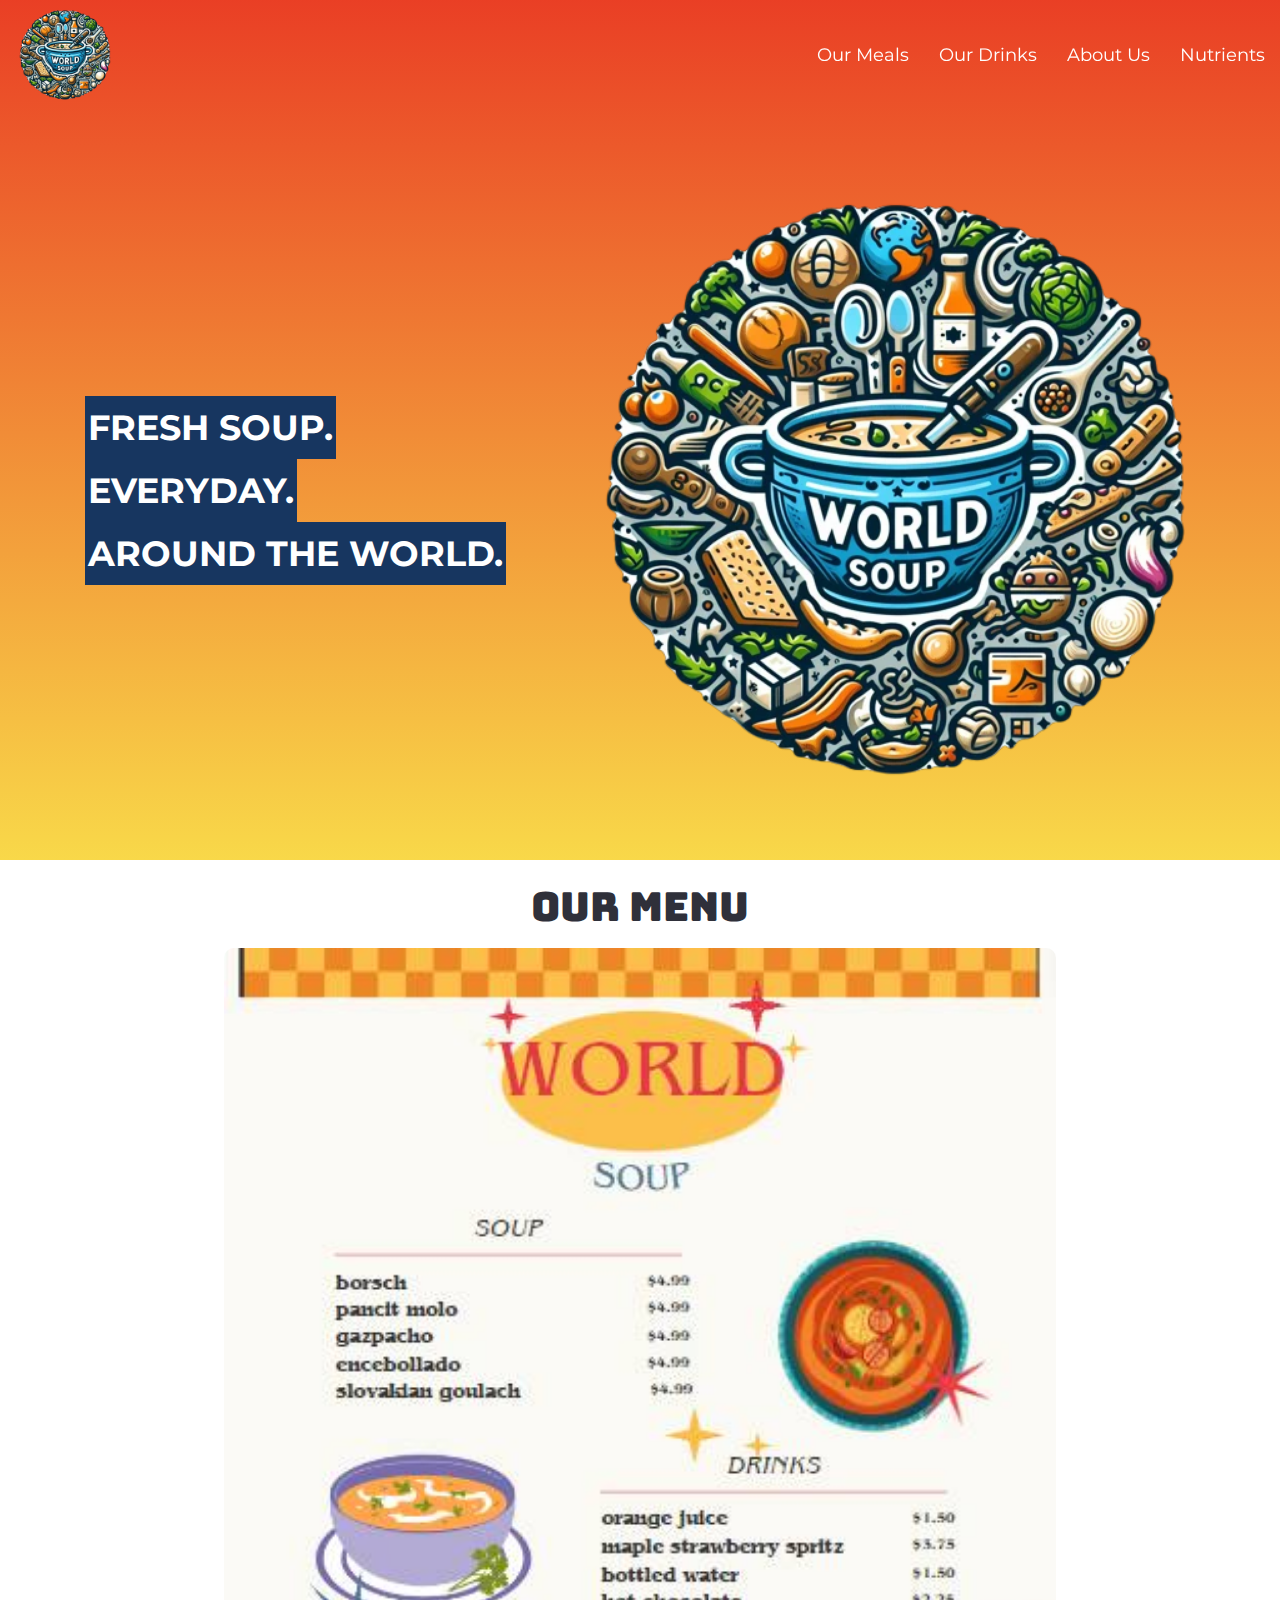
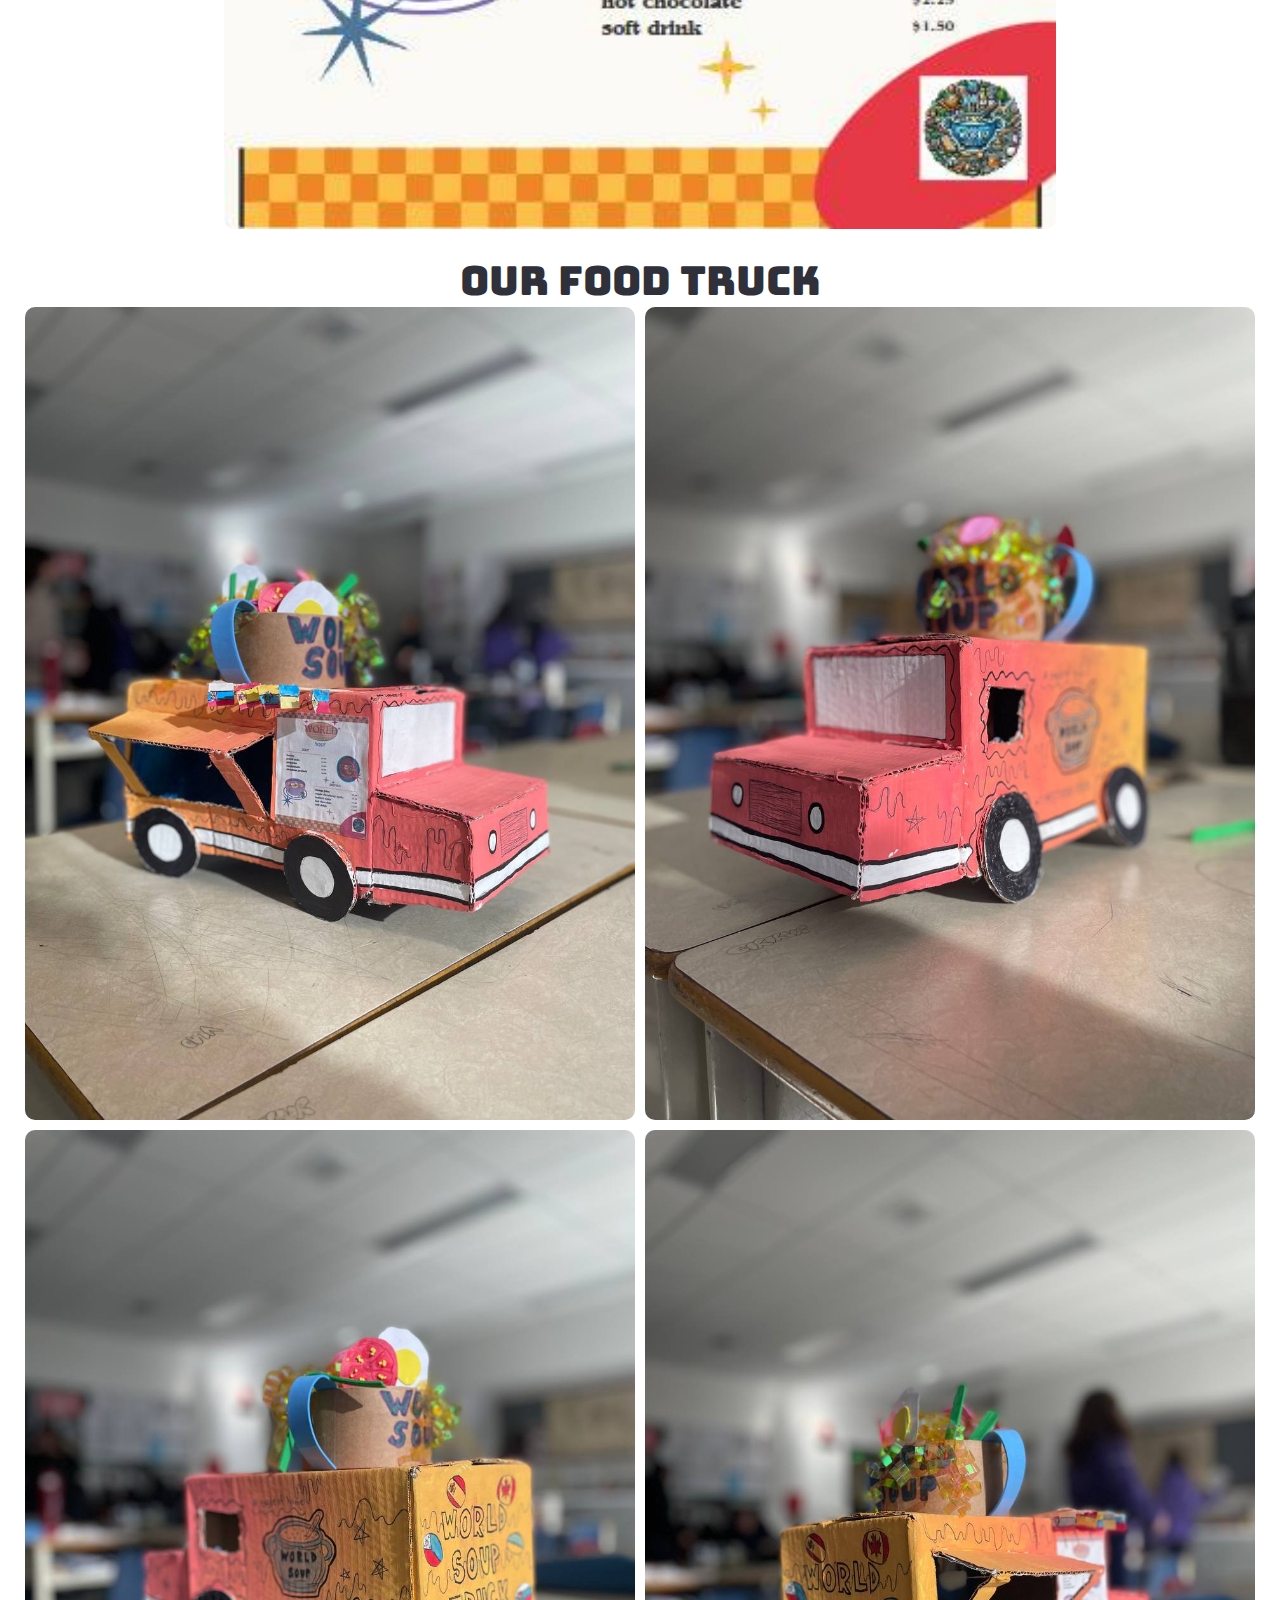
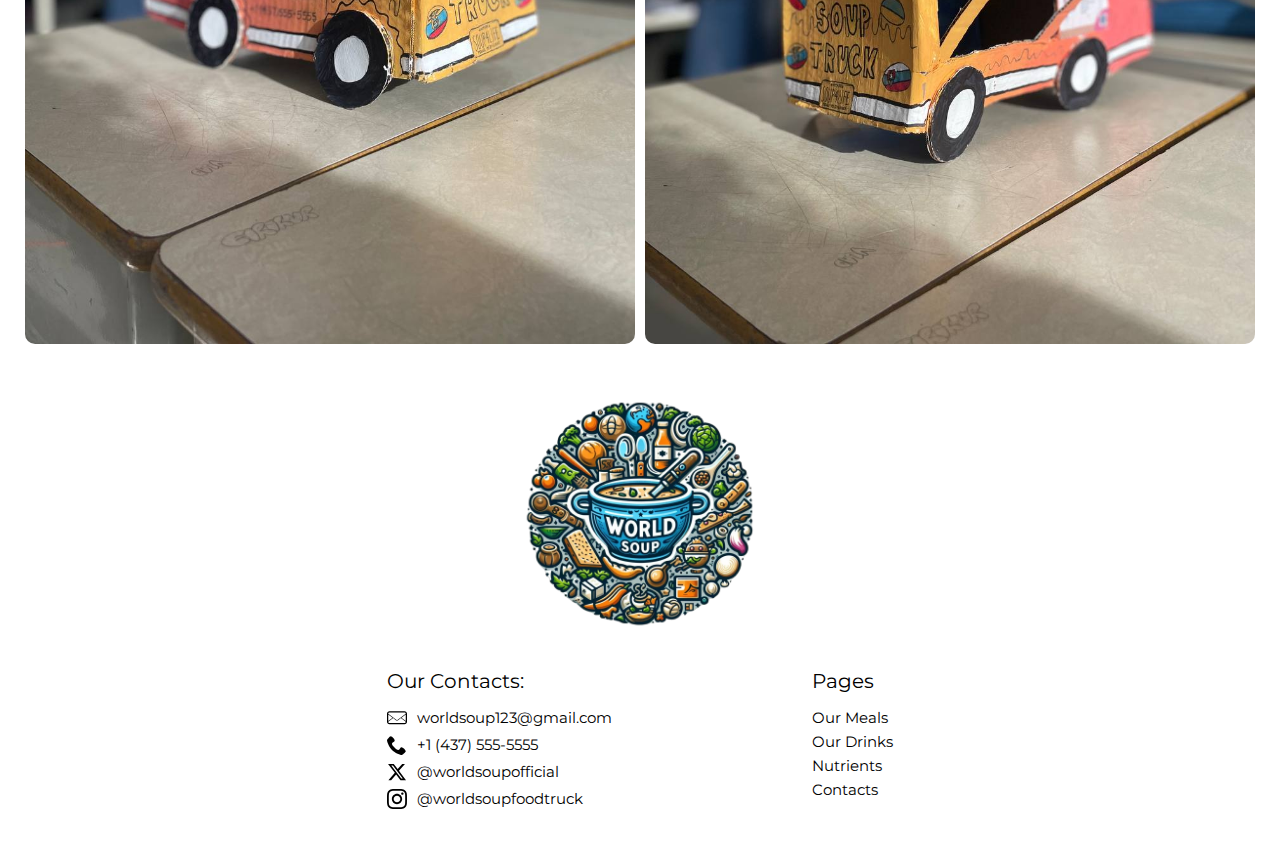
<file: index.html>
<!DOCTYPE html>
<html lang="en">
  <head>
    <meta charset="UTF-8" />
    <meta name="viewport" content="width=device-width, initial-scale=1.0" />
    <title>World Soup</title>
    <link rel="preconnect" href="https://fonts.googleapis.com" />
    <link rel="preconnect" href="https://fonts.gstatic.com" crossorigin />
    <link
      href="https://fonts.googleapis.com/css2?family=Bungee&family=Merriweather:wght@400;700&family=Montserrat:wght@400;700&display=swap"
      rel="stylesheet"
    />
    <link rel="stylesheet" href="src/css/styles.css" />
  </head>
  <body>
    <header class="header" id="main-header">
      <div class="container header__container">
        <a href="index.html">
          <img src="/src/img/header/logo.webp" class="header__logo" alt="" />
        </a>
        <nav class="header__nav nav" data-menu>
          <ul class="nav__list">
            <li class="nav__item">
              <a class="nav__link " href="menu.html#meals">Our Meals</a>
            </li>
            <li class="nav__item">
              <a class="nav__link" href="menu.html#drinks">Our Drinks</a>
            </li>
            <li class="nav__item">
              <a class="nav__link" href="about-us.html">About Us</a>
            </li>
            <li class="nav__item">
              <a href="nutrients.html" class="nav__link">Nutrients</a>
            </li>
          </ul>
          <button class="nav__btn btn-menu" data-open_btn>
            <span class="btn-menu__icon"></span>
          </button>
        </nav>
      </div>
    </header>
    <main class="main">
      <div class="hero header__hero">
        <div class="hero__container container">
          <ul class="hero__list">
            <li><p class="hero__text">Fresh soup.</p></li>
            <li><p class="hero__text">Everyday.</p></li>
            <li><p class="hero__text">Around the world.</p></li>
          </ul>
          <div class="hero__photo">
            <img
              src="/src/img/header/logo.webp"
              alt="Logo"
              class="hero__logo"
            />
          </div>
        </div>
      </div>
      <div class="menu main__menu">
        <h2 class="menu__title">our menu</h2>
        <div class="menu__photo-container">
          <img src="/src/img/main/menu.jpeg" alt="Menu" class="menu__photo" />
        </div>
      </div>

      <div class="food-truck main__food-truck">
        <h2 class="food-truck__title">Our Food Truck</h2>
        <ul class="food-truck__list">
          <li class="list__item">
            <img
              class="food-truck__photo"
              src="/src/img/main/foodtruck/front-left.jpeg"
              alt="Front left of Food Truck"
            />
          </li>
          <li class="list__item">
            <img
              class="food-truck__photo"
              src="/src/img/main/foodtruck/front-right.jpeg"
              alt="Front right of Food Truck"
            />
          </li>
          <li class="list__item">
            <img
              class="food-truck__photo"
              src="/src/img/main/foodtruck/back-left.jpeg"
              alt="Back left of Food Truck"
            />
          </li>
          <li class="list__item">
            <img
              class="food-truck__photo"
              src="/src/img/main/foodtruck/back-right.jpeg"
              alt="Back right of Food Truck"
            />
          </li>
        </ul>
      </div>
    </main>
    <footer class="footer">
      <div class="footer__wrapper container">
        <img
          src="/src/img/header/logo.webp"
          class="footer__logo"
          alt=""
          class="footer__logo"
        />
        <div class="footer__container">
          <div class="our-contacts footer__our-contacts">
            <p class="our-contacts__text">Our Contacts:</p>
            <ul class="our-contacts__links">
              <li class="links__item">
                <a href="mailto:wourldsoup123@gmail.com" class="footer__link">
                  <svg class="footer__icon">
                    <use href="/src/img/footer/icons.svg#icon-mail"></use>
                  </svg>
                  worldsoup123@gmail.com</a
                >
              </li>
              <li class="links__item">
                <a href="tel:14375555555" class="footer__link"
                  ><svg class="footer__icon">
                    <use href="/src/img/footer/icons.svg#icon-phone"></use>
                  </svg>
                  +1 (437) 555-5555</a
                >
              </li>
              <li class="links__item">
                <a href="#" class="footer__link">
                  <svg class="footer__icon">
                    <use href="/src/img/footer/icons.svg#icon-x"></use>
                  </svg>
                  @worldsoupofficial
                </a>
              </li>
              <li class="links__item">
                <a href="#" class="footer__link footer__link--twitter"
                  ><svg class="footer__icon">
                    <use href="/src/img/footer/icons.svg#icon-instagram"></use>
                  </svg>
                  @worldsoupfoodtruck
                </a>
              </li>
            </ul>
          </div>

          <div class="pages">
            <h2 class="pages__title">Pages</h2>
            <ul class="pages__list">
              <li class="pages__item">
                <a href="#" class="pages__link">Our Meals</a>
              </li>
              <li class="pages__item">
                <a href="#" class="pages__link">Our Drinks</a>
              </li>
              <li class="pages__item">
                <a href="#" class="pages__link">Nutrients</a>
              </li>
              <li class="pages__item">
                <a href="#" class="pages__link">Contacts</a>
              </li>
            </ul>
          </div>
        </div>
      </div>
    </footer>
    <script src="/src/js/mobile-menu.js"></script>
    <script src="/src/js/background.js"></script>
  </body>
</html>
</file>
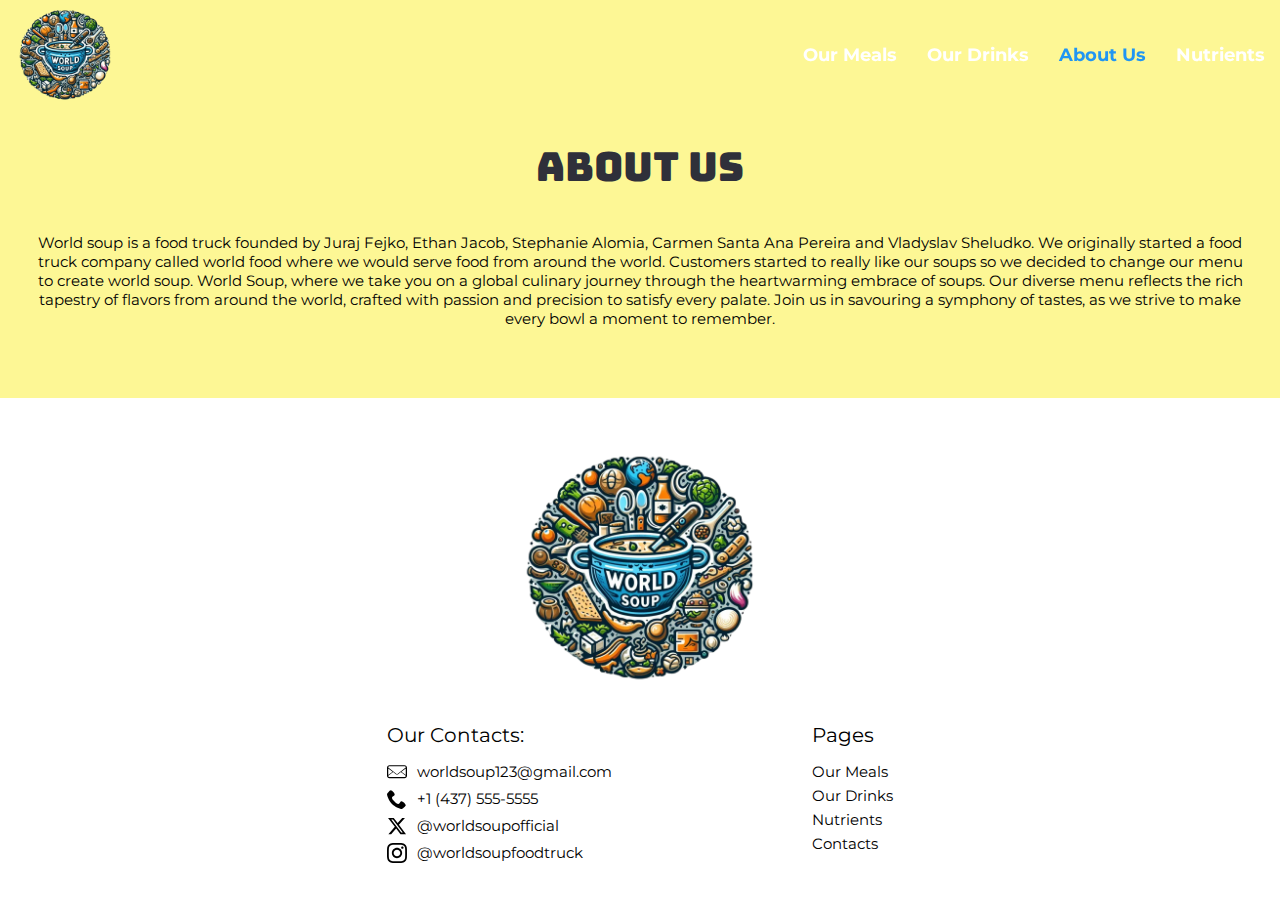
<file: about-us.html>
<!DOCTYPE html>
<html lang="en">
  <head>
    <meta charset="UTF-8" />
    <meta name="viewport" content="width=device-width, initial-scale=1.0" />
    <title>World Soup</title>
    <link rel="preconnect" href="https://fonts.googleapis.com" />
    <link rel="preconnect" href="https://fonts.gstatic.com" crossorigin />
    <link
      href="https://fonts.googleapis.com/css2?family=Bungee&family=Merriweather:wght@400;700&family=Montserrat:wght@400;700&display=swap"
      rel="stylesheet"
    />
    <link rel="stylesheet" href="src/css/about-us.css" />
  </head>
  <body>
    <header class="header" id="main-header">
      <div class="container header__container">
        <a href="index.html">
          <img src="/src/img/header/logo.webp" class="header__logo" alt="" />
        </a>
        <nav class="header__nav nav" data-menu>
          <ul class="nav__list">
            <li class="nav__item">
              <a class="nav__link" href="menu.html#meals">Our Meals</a>
            </li>
            <li class="nav__item">
              <a class="nav__link" href="menu.html#drinks">Our Drinks</a>
            </li>
            <li class="nav__item">
              <a class="nav__link nav__link--opened" href="about-us.html"
                >About Us</a
              >
            </li>
            <li class="nav__item">
              <a href="nutrients.html" class="nav__link">Nutrients</a>
            </li>
          </ul>
          <button class="nav__btn btn-menu" data-open_btn>
            <span class="btn-menu__icon"></span>
          </button>
        </nav>
      </div>
    </header>
    <main class="main">
      <section class="about-us">
        <h2 class="about-us__title">About us</h2>
        <p class="about-us__text">
          World soup is a food truck founded by Juraj Fejko, Ethan Jacob,
          Stephanie Alomia, Carmen Santa Ana Pereira and Vladyslav Sheludko. We
          originally started a food truck company called world food where we
          would serve food from around the world. Customers started to really
          like our soups so we decided to change our menu to create world soup.
          World Soup, where we take you on a global culinary journey through the
          heartwarming embrace of soups. Our diverse menu reflects the rich
          tapestry of flavors from around the world, crafted with passion and
          precision to satisfy every palate. Join us in savouring a symphony of
          tastes, as we strive to make every bowl a moment to remember.
        </p>
      </section>
    </main>
    <footer class="footer">
      <div class="footer__wrapper container">
        <img
          src="/src/img/header/logo.webp"
          class="footer__logo"
          alt=""
          class="footer__logo"
        />
        <div class="footer__container">
          <div class="our-contacts footer__our-contacts">
            <p class="our-contacts__text">Our Contacts:</p>
            <ul class="our-contacts__links">
              <li class="links__item">
                <a href="mailto:wourldsoup123@gmail.com" class="footer__link">
                  <svg class="footer__icon">
                    <use href="/src/img/footer/icons.svg#icon-mail"></use>
                  </svg>
                  worldsoup123@gmail.com</a
                >
              </li>
              <li class="links__item">
                <a href="tel:14375555555" class="footer__link"
                  ><svg class="footer__icon">
                    <use href="/src/img/footer/icons.svg#icon-phone"></use>
                  </svg>
                  +1 (437) 555-5555</a
                >
              </li>
              <li class="links__item">
                <a href="#" class="footer__link">
                  <svg class="footer__icon">
                    <use href="/src/img/footer/icons.svg#icon-x"></use>
                  </svg>
                  @worldsoupofficial
                </a>
              </li>
              <li class="links__item">
                <a href="#" class="footer__link footer__link--twitter"
                  ><svg class="footer__icon">
                    <use href="/src/img/footer/icons.svg#icon-instagram"></use>
                  </svg>
                  @worldsoupfoodtruck
                </a>
              </li>
            </ul>
          </div>

          <div class="pages">
            <h2 class="pages__title">Pages</h2>
            <ul class="pages__list">
              <li class="pages__item">
                <a href="#" class="pages__link">Our Meals</a>
              </li>
              <li class="pages__item">
                <a href="#" class="pages__link">Our Drinks</a>
              </li>
              <li class="pages__item">
                <a href="#" class="pages__link">Nutrients</a>
              </li>
              <li class="pages__item">
                <a href="#" class="pages__link">Contacts</a>
              </li>
            </ul>
          </div>
        </div>
      </div>
    </footer>
    <script src="/src/js/mobile-menu.js"></script>
    <script src="/src/js/background.js"></script>
  </body>
</html>
</file>
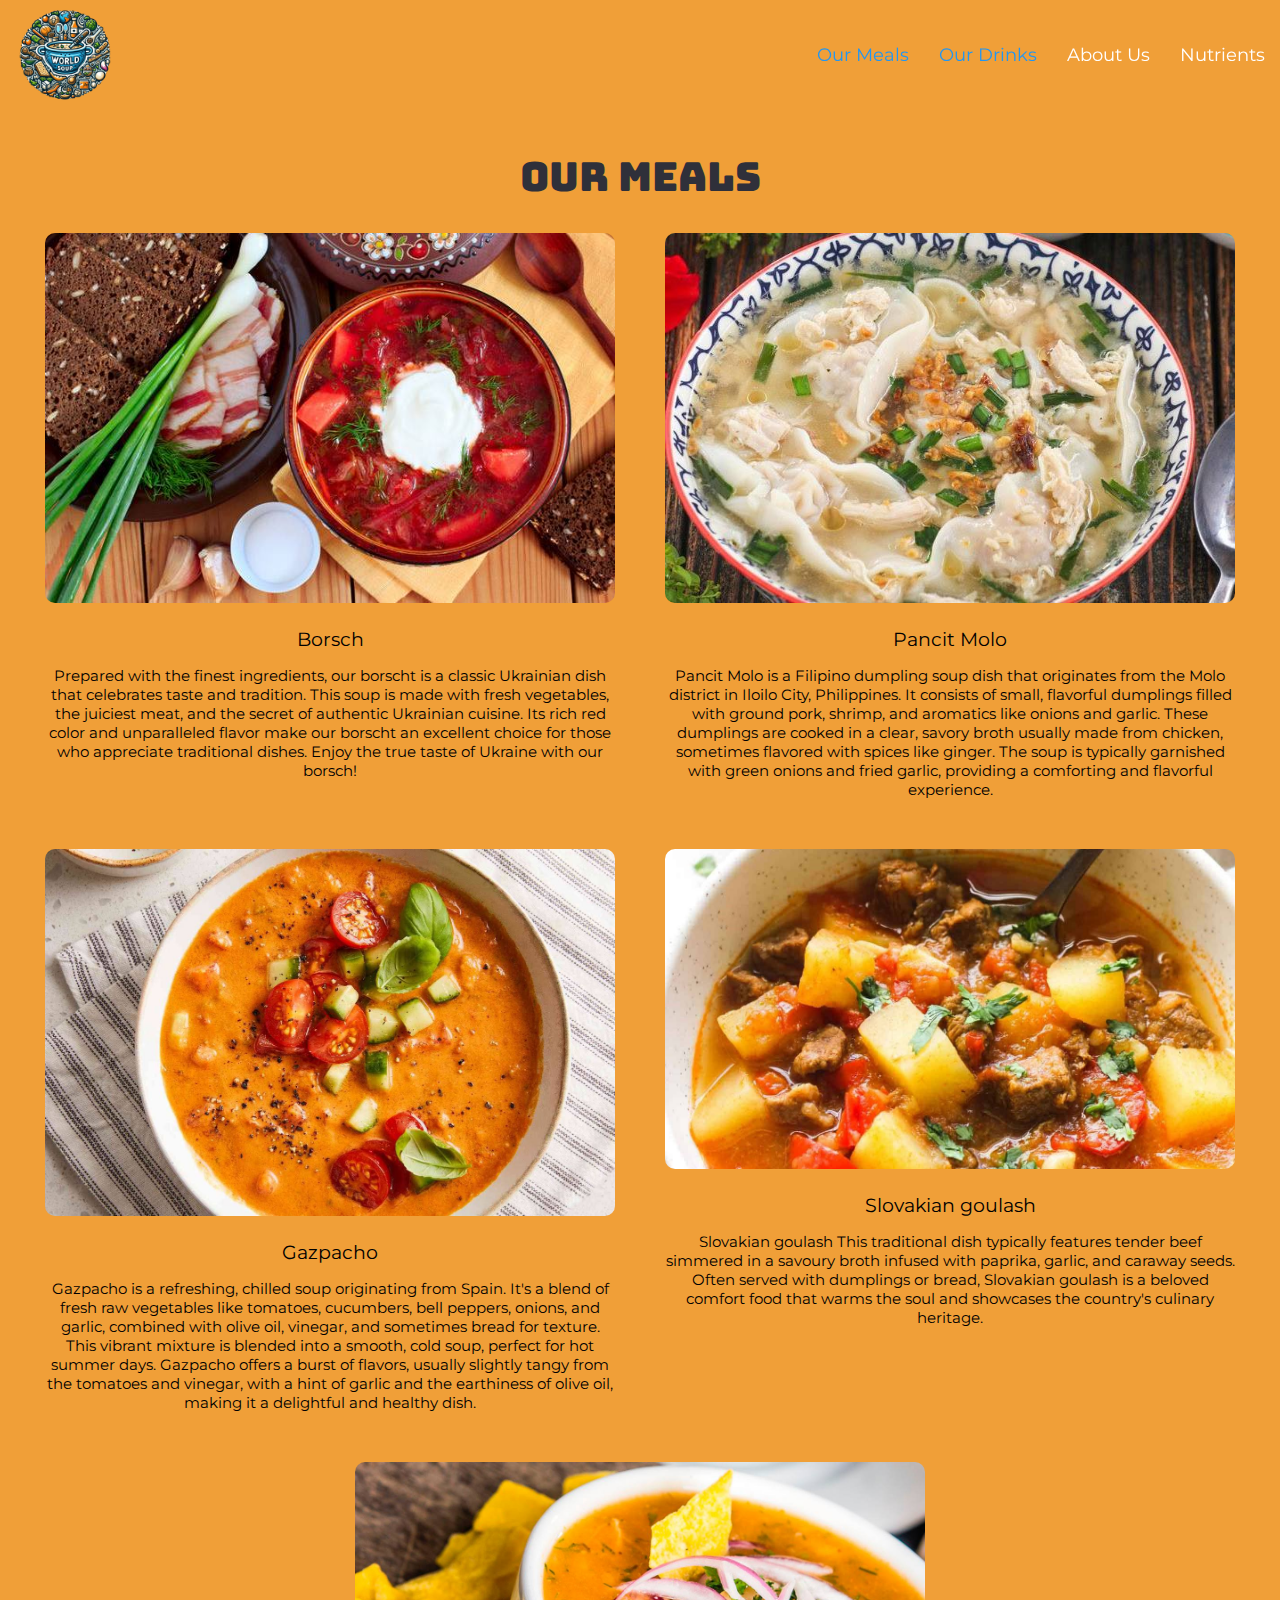
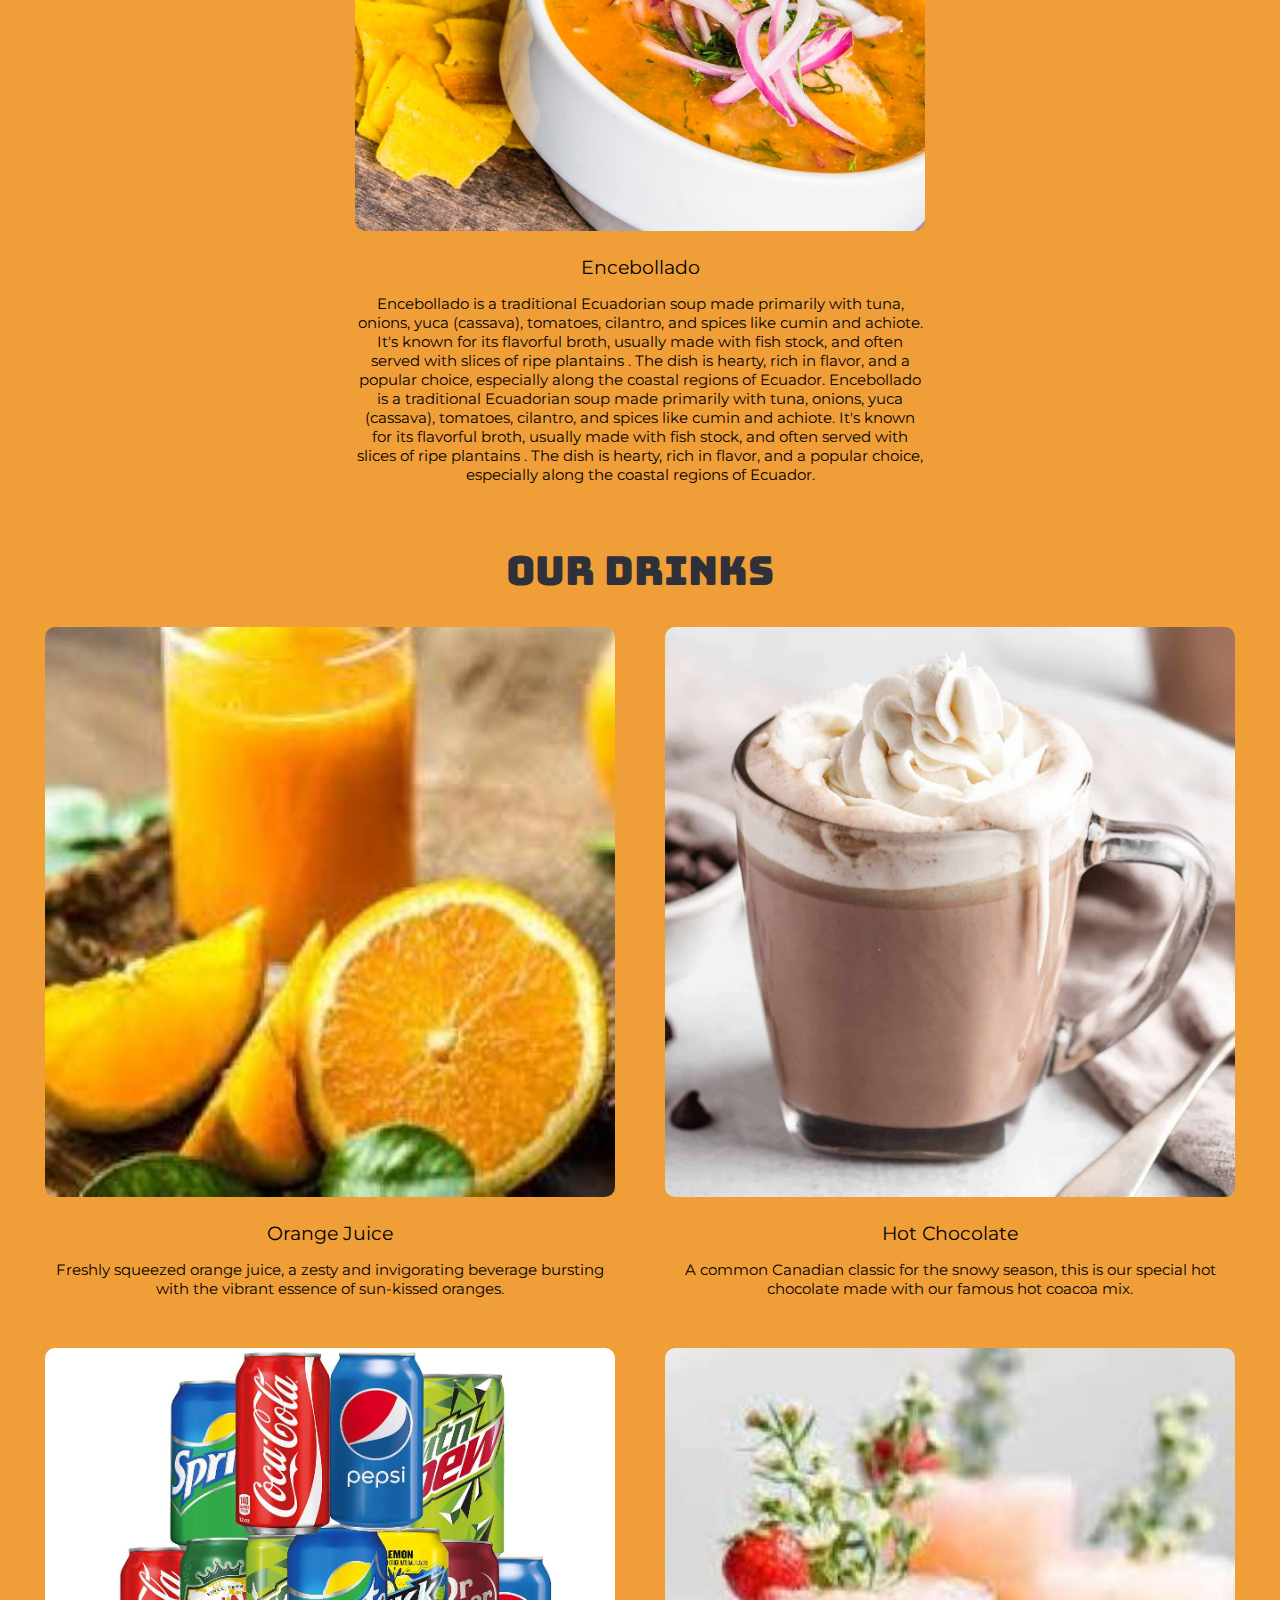
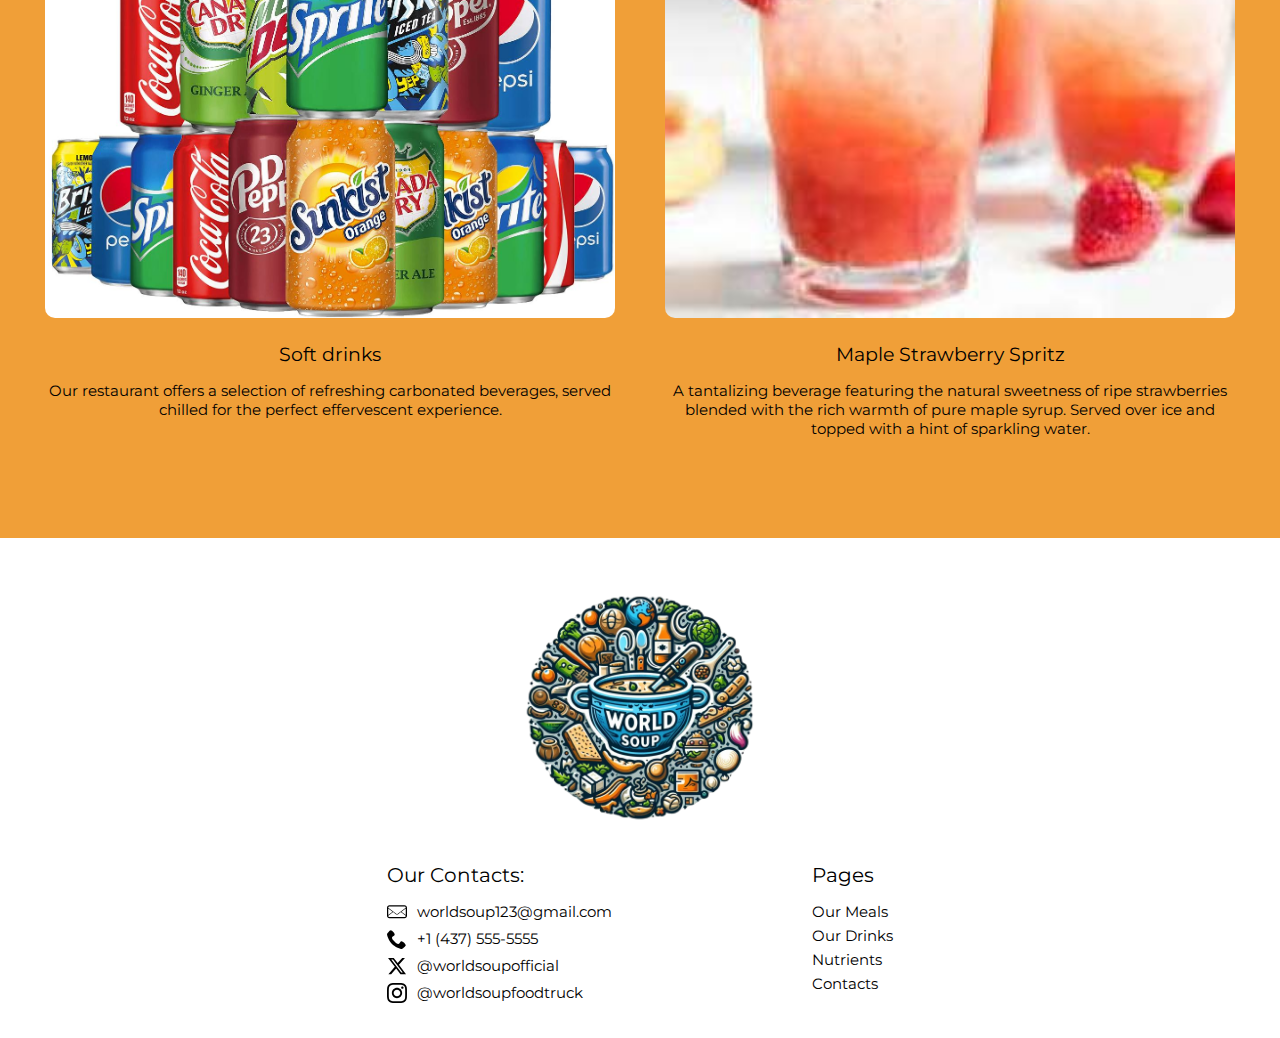
<file: menu.html>
<!DOCTYPE html>
<html lang="en">
  <head>
    <meta charset="UTF-8" />
    <meta name="viewport" content="width=device-width, initial-scale=1.0" />
    <title>World Soup</title>
    <link rel="preconnect" href="https://fonts.googleapis.com" />
    <link rel="preconnect" href="https://fonts.gstatic.com" crossorigin />
    <link
      href="https://fonts.googleapis.com/css2?family=Bungee&family=Merriweather:wght@400;700&family=Montserrat:wght@400;700&display=swap"
      rel="stylesheet"
    />
    <link rel="stylesheet" href="src/css/menu.css" />
  </head>
  <body>
    <header class="header" id="main-header">
      <div class="container header__container">
        <a href="index.html">
          <img src="/src/img/header/logo.webp" class="header__logo" alt="" />
        </a>
        <nav class="header__nav nav" data-menu>
          <ul class="nav__list">
            <li class="nav__item">
              <a class="nav__link nav__link--opened" href="#meals">Our Meals</a>
            </li>
            <li class="nav__item">
              <a class="nav__link nav__link--opened" href="#drinks">Our Drinks</a>
            </li>
            <li class="nav__item">
              <a class="nav__link" href="about-us.html">About Us</a>
            </li>
            <li class="nav__item">
              <a href="nutrients.html" class="nav__link">Nutrients</a>
            </li>
          </ul>
          <button class="nav__btn btn-menu" data-open_btn>
            <span class="btn-menu__icon"></span>
          </button>
        </nav>
      </div>
    </header>
    <main class="main">
      <section class="meals main__meals" id="meals">
        <h2 class="meals__title">Our Meals</h2>
        <ul class="cards meals__cards">
          <li class="cards__item meal">
            <img
              src="/src/img/menu/main/borsch.jpeg"
              alt="borsch"
              class="meal__img"
            />
            <h3 class="meal__title">Borsch</h3>
            <p class="meal__description">
              Prepared with the finest ingredients, our borscht is a classic
              Ukrainian dish that celebrates taste and tradition. This soup is
              made with fresh vegetables, the juiciest meat, and the secret of
              authentic Ukrainian cuisine. Its rich red color and unparalleled
              flavor make our borscht an excellent choice for those who
              appreciate traditional dishes. Enjoy the true taste of Ukraine
              with our borsch!
            </p>
          </li>
          <li class="cards__item meal">
            <img
              src="/src/img/menu/main/pancitMolo.jpeg"
              alt="Pancit Molo"
              class="meal__img"
            />
            <h3 class="meal__title">Pancit Molo</h3>
            <p class="meal__description">
              Pancit Molo is a Filipino dumpling soup dish that originates from
              the Molo district in Iloilo City, Philippines. It consists of
              small, flavorful dumplings filled with ground pork, shrimp, and
              aromatics like onions and garlic. These dumplings are cooked in a
              clear, savory broth usually made from chicken, sometimes flavored
              with spices like ginger. The soup is typically garnished with
              green onions and fried garlic, providing a comforting and
              flavorful experience.
            </p>
          </li>
          <li class="cards__item meal">
            <img
              src="/src/img/menu/main/gazpacho.jpeg"
              alt="Gazpacho"
              class="meal__img"
            />
            <h3 class="meal__title">Gazpacho</h3>
            <p class="meal__description">
              Gazpacho is a refreshing, chilled soup originating from Spain.
              It's a blend of fresh raw vegetables like tomatoes, cucumbers,
              bell peppers, onions, and garlic, combined with olive oil,
              vinegar, and sometimes bread for texture. This vibrant mixture is
              blended into a smooth, cold soup, perfect for hot summer days.
              Gazpacho offers a burst of flavors, usually slightly tangy from
              the tomatoes and vinegar, with a hint of garlic and the earthiness
              of olive oil, making it a delightful and healthy dish.
            </p>
          </li>
          <li class="cards__item meal">
            <img
              src="/src/img/menu/main/slovakianGouliash.jpeg"
              alt="Slovakian Gouliash"
              class="meal__img"
            />
            <h3 class="meal__title">Slovakian goulash</h3>
            <p class="meal__description">
              Slovakian goulash This traditional dish typically features tender
              beef simmered in a savoury broth infused with paprika, garlic, and
              caraway seeds. Often served with dumplings or bread, Slovakian
              goulash is a beloved comfort food that warms the soul and
              showcases the country's culinary heritage.
            </p>
          </li>
          <li class="cards__item meal">
            <img
              src="/src/img/menu/main/encebollado.jpeg"
              alt="Encebollado"
              class="meal__img"
            />
            <h3 class="meal__title">Encebollado</h3>
            <p class="meal__description">
              Encebollado is a traditional Ecuadorian soup made primarily with
              tuna, onions, yuca (cassava), tomatoes, cilantro, and spices like
              cumin and achiote. It's known for its flavorful broth, usually
              made with fish stock, and often served with slices of ripe
              plantains . The dish is hearty, rich in flavor, and a popular
              choice, especially along the coastal regions of Ecuador.
              Encebollado is a traditional Ecuadorian soup made primarily with
              tuna, onions, yuca (cassava), tomatoes, cilantro, and spices like
              cumin and achiote. It's known for its flavorful broth, usually
              made with fish stock, and often served with slices of ripe
              plantains . The dish is hearty, rich in flavor, and a popular
              choice, especially along the coastal regions of Ecuador.
            </p>
          </li>
        </ul>
      </section>
      <section class="drinks" id="drinks">
        <h2 class="drinks__title">Our Drinks</h2>
        <ul class="cards drinks__cards">
          <li class="cards__item drink">
            <img
              src="/src/img/menu/main/orangeJuice.jpeg"
              alt="Orange Juice"
              class="drink__img"
            />
            <h3 class="drink__title">Orange Juice</h3>
            <p class="drink__description">
              Freshly squeezed orange juice, a zesty and invigorating beverage
              bursting with the vibrant essence of sun-kissed oranges.
            </p>
          </li>
          <li class="cards__item drink">
            <img
              src="/src/img/menu/main/hotChocolate.jpeg"
              alt="Hot Chocolate"
              class="drink__img"
            />
            <h3 class="drink__title">Hot Chocolate</h3>
            <p class="drink__description">
              A common Canadian classic for the snowy season, this is our
              special hot chocolate made with our famous hot coacoa mix.
            </p>
          </li>
          <li class="cards__item drink">
            <img
              src="/src/img/menu/main/softDrinks.jpeg"
              alt="Gazpacho"
              class="drink__img"
            />
            <h3 class="drink__title">Soft drinks</h3>
            <p class="drink__description">
              Our restaurant offers a selection of refreshing carbonated
              beverages, served chilled for the perfect effervescent experience.
            </p>
          </li>
          <li class="cards__item drink">
            <img
              src="/src/img/menu/main/strawberry.jpeg"
              alt="Maple Strawberry Spritz              "
              class="drink__img"
            />
            <h3 class="drink__title">Maple Strawberry Spritz</h3>
            <p class="drink__description">
              A tantalizing beverage featuring the natural sweetness of ripe
              strawberries blended with the rich warmth of pure maple syrup.
              Served over ice and topped with a hint of sparkling water.
            </p>
          </li>
        </ul>
      </section>
    </main>

    <footer class="footer">
      <div class="footer__wrapper container">
        <img
          src="/src/img/header/logo.webp"
          class="footer__logo"
          alt=""
          class="footer__logo"
        />
        <div class="footer__container">
          <div class="our-contacts footer__our-contacts">
            <p class="our-contacts__text">Our Contacts:</p>
            <ul class="our-contacts__links">
              <li class="links__item">
                <a href="mailto:wourldsoup123@gmail.com" class="footer__link">
                  <svg class="footer__icon">
                    <use href="/src/img/footer/icons.svg#icon-mail"></use>
                  </svg>
                  worldsoup123@gmail.com</a
                >
              </li>
              <li class="links__item">
                <a href="tel:14375555555" class="footer__link"
                  ><svg class="footer__icon">
                    <use href="/src/img/footer/icons.svg#icon-phone"></use>
                  </svg>
                  +1 (437) 555-5555</a
                >
              </li>
              <li class="links__item">
                <a href="#" class="footer__link">
                  <svg class="footer__icon">
                    <use href="/src/img/footer/icons.svg#icon-x"></use>
                  </svg>
                  @worldsoupofficial
                </a>
              </li>
              <li class="links__item">
                <a href="#" class="footer__link footer__link--twitter"
                  ><svg class="footer__icon">
                    <use href="/src/img/footer/icons.svg#icon-instagram"></use>
                  </svg>
                  @worldsoupfoodtruck
                </a>
              </li>
            </ul>
          </div>

          <div class="pages">
            <h2 class="pages__title">Pages</h2>
            <ul class="pages__list">
              <li class="pages__item">
                <a href="#" class="pages__link">Our Meals</a>
              </li>
              <li class="pages__item">
                <a href="#" class="pages__link">Our Drinks</a>
              </li>
              <li class="pages__item">
                <a href="#" class="pages__link">Nutrients</a>
              </li>
              <li class="pages__item">
                <a href="#" class="pages__link">Contacts</a>
              </li>
            </ul>
          </div>
        </div>
      </div>
    </footer>
    <script src="/src/js/mobile-menu.js"></script>
    <script src="/src/js/background.js"></script>
  </body>
</html>
</file>
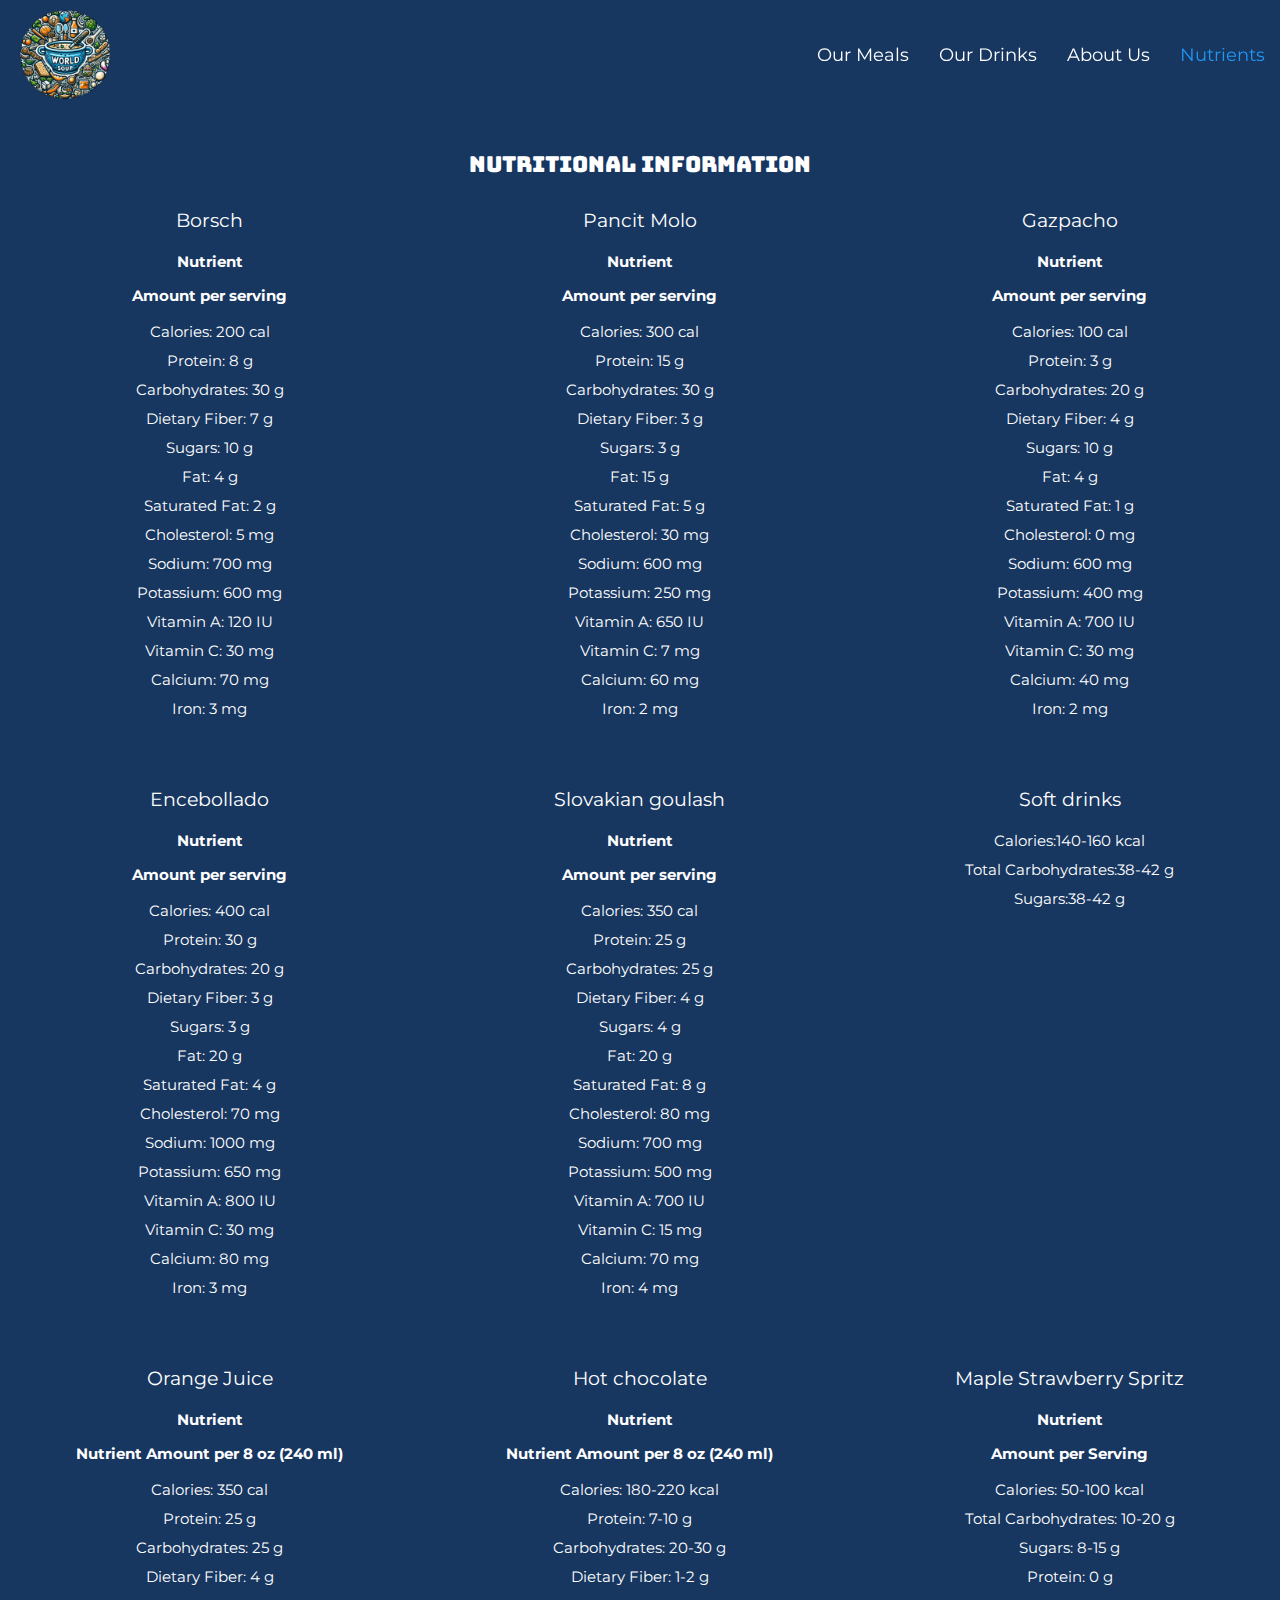
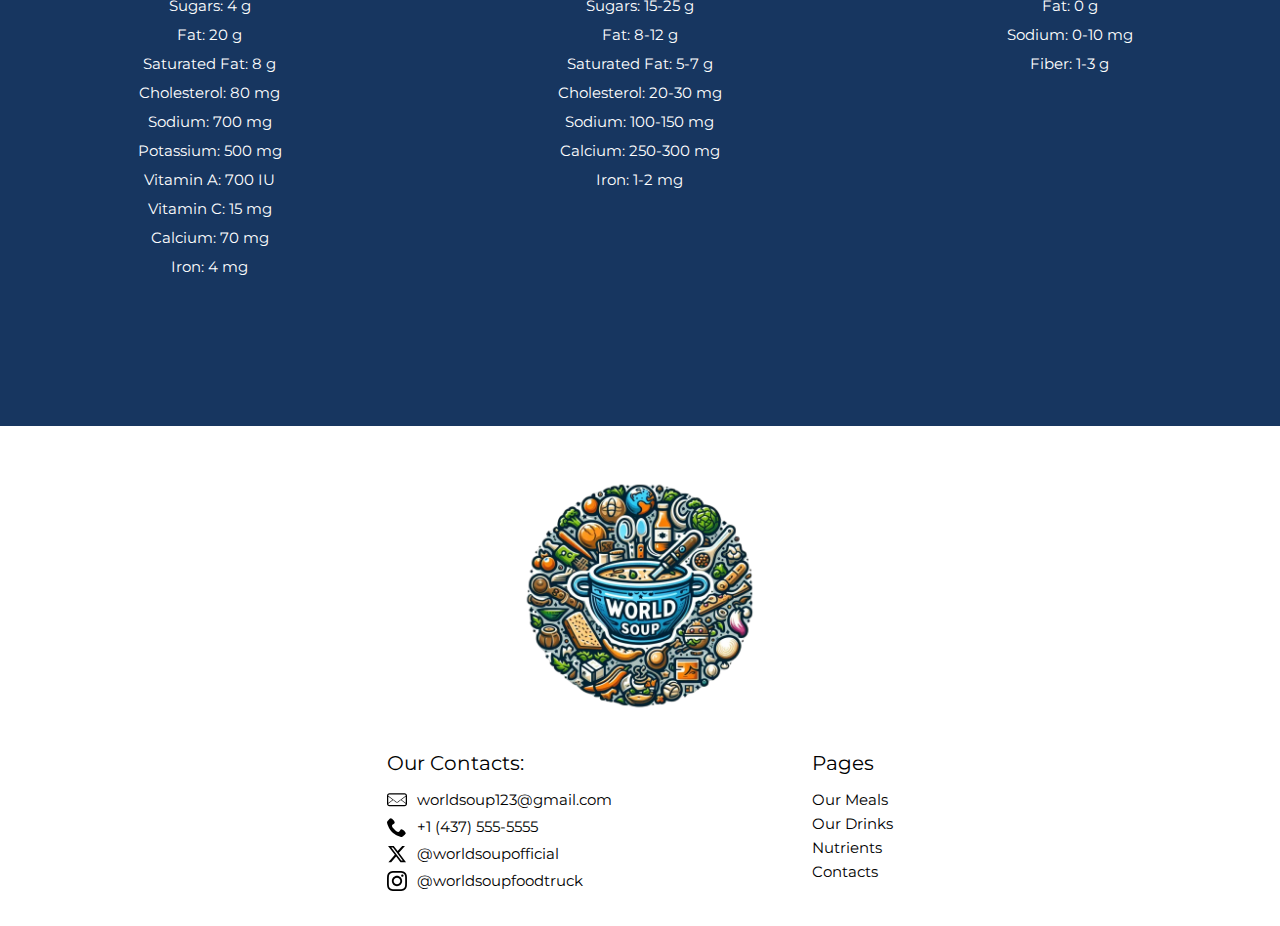
<file: nutrients.html>
<!DOCTYPE html>
<html lang="en">
  <head>
    <meta charset="UTF-8" />
    <meta name="viewport" content="width=device-width, initial-scale=1.0" />
    <title>World Soup</title>
    <link rel="preconnect" href="https://fonts.googleapis.com" />
    <link rel="preconnect" href="https://fonts.gstatic.com" crossorigin />
    <link
      href="https://fonts.googleapis.com/css2?family=Bungee&family=Merriweather:wght@400;700&family=Montserrat:wght@400;700&display=swap"
      rel="stylesheet"
    />
    <link rel="stylesheet" href="src/css/nutrients.css" />
  </head>
  <body>
    <header class="header" id="main-header">
      <div class="container header__container">
        <a href="index.html">
          <img src="/src/img/header/logo.webp" class="header__logo" alt="" />
        </a>
        <nav class="header__nav nav" data-menu>
          <ul class="nav__list">
            <li class="nav__item">
              <a class="nav__link" href="menu.html#meals">Our Meals</a>
            </li>
            <li class="nav__item">
              <a class="nav__link" href="menu.html#drinks">Our Drinks</a>
            </li>
            <li class="nav__item">
              <a class="nav__link" href="about-us.html">About Us</a>
            </li>
            <li class="nav__item">
              <a href="nutrients.html" class="nav__link nav__link--opened"
                >Nutrients</a
              >
            </li>
          </ul>
          <button class="nav__btn btn-menu" data-open_btn>
            <span class="btn-menu__icon"></span>
          </button>
        </nav>
      </div>
    </header>
    <main class="main">
      <section class="nutrients">
        <h2 class="nutrients__title">nutritional information</h2>
        <ul class="nutrients__cards">
          <li class="nutrient__card">
            <h2 class="meal">Borsch</h2>
            <p class="meal__nutrient">Nutrient</p>
            <p class="meal__quantity">Amount per serving</p>
            <p class="nutrient">Calories: 200 cal</p>
            <p class="nutrient">Protein: 8 g</p>
            <p class="nutrient">Carbohydrates: 30 g</p>
            <p class="nutrient">Dietary Fiber: 7 g</p>
            <p class="nutrient">Sugars: 10 g</p>
            <p class="nutrient">Fat: 4 g</p>
            <p class="nutrient">Saturated Fat: 2 g</p>
            <p class="nutrient">Cholesterol: 5 mg</p>
            <p class="nutrient">Sodium: 700 mg</p>
            <p class="nutrient">Potassium: 600 mg</p>
            <p class="nutrient">Vitamin A: 120 IU</p>
            <p class="nutrient">Vitamin C: 30 mg</p>
            <p class="nutrient">Calcium: 70 mg</p>
            <p class="nutrient">Iron: 3 mg</p>
          </li>
          <li class="nutrient__card">
            <h2 class="meal">Pancit Molo</h2>
            <p class="meal__nutrient">Nutrient</p>
            <p class="meal__quantity">Amount per serving</p>
            <p class="nutrient">Calories: 300 cal</p>
            <p class="nutrient">Protein: 15 g</p>
            <p class="nutrient">Carbohydrates: 30 g</p>
            <p class="nutrient">Dietary Fiber: 3 g</p>
            <p class="nutrient">Sugars: 3 g</p>
            <p class="nutrient">Fat: 15 g</p>
            <p class="nutrient">Saturated Fat: 5 g</p>
            <p class="nutrient">Cholesterol: 30 mg</p>
            <p class="nutrient">Sodium: 600 mg</p>
            <p class="nutrient">Potassium: 250 mg</p>
            <p class="nutrient">Vitamin A: 650 IU</p>
            <p class="nutrient">Vitamin C: 7 mg</p>
            <p class="nutrient">Calcium: 60 mg</p>
            <p class="nutrient">Iron: 2 mg</p>
          </li>
          <li class="nutrient__card">
            <h2 class="meal">Gazpacho</h2>
            <p class="meal__nutrient">Nutrient</p>
            <p class="meal__quantity">Amount per serving</p>
            <p class="nutrient">Calories: 100 cal</p>
            <p class="nutrient">Protein: 3 g</p>
            <p class="nutrient">Carbohydrates: 20 g</p>
            <p class="nutrient">Dietary Fiber: 4 g</p>
            <p class="nutrient">Sugars: 10 g</p>
            <p class="nutrient">Fat: 4 g</p>
            <p class="nutrient">Saturated Fat: 1 g</p>
            <p class="nutrient">Cholesterol: 0 mg</p>
            <p class="nutrient">Sodium: 600 mg</p>
            <p class="nutrient">Potassium: 400 mg</p>
            <p class="nutrient">Vitamin A: 700 IU</p>
            <p class="nutrient">Vitamin C: 30 mg</p>
            <p class="nutrient">Calcium: 40 mg</p>
            <p class="nutrient">Iron: 2 mg</p>
          </li>
          <li class="nutrient__card">
            <h2 class="meal">Encebollado</h2>
            <p class="meal__nutrient">Nutrient</p>
            <p class="meal__quantity">Amount per serving</p>
            <p class="nutrient">Calories: 400 cal</p>
            <p class="nutrient">Protein: 30 g</p>
            <p class="nutrient">Carbohydrates: 20 g</p>
            <p class="nutrient">Dietary Fiber: 3 g</p>
            <p class="nutrient">Sugars: 3 g</p>
            <p class="nutrient">Fat: 20 g</p>
            <p class="nutrient">Saturated Fat: 4 g</p>
            <p class="nutrient">Cholesterol: 70 mg</p>
            <p class="nutrient">Sodium: 1000 mg</p>
            <p class="nutrient">Potassium: 650 mg</p>
            <p class="nutrient">Vitamin A: 800 IU</p>
            <p class="nutrient">Vitamin C: 30 mg</p>
            <p class="nutrient">Calcium: 80 mg</p>
            <p class="nutrient">Iron: 3 mg</p>
          </li>
          <li class="nutrient__card">
            <h2 class="meal">Slovakian goulash</h2>
            <p class="meal__nutrient">Nutrient</p>
            <p class="meal__quantity">Amount per serving</p>
            <p class="nutrient">Calories: 350 cal</p>
            <p class="nutrient">Protein: 25 g</p>
            <p class="nutrient">Carbohydrates: 25 g</p>
            <p class="nutrient">Dietary Fiber: 4 g</p>
            <p class="nutrient">Sugars: 4 g</p>
            <p class="nutrient">Fat: 20 g</p>
            <p class="nutrient">Saturated Fat: 8 g</p>
            <p class="nutrient">Cholesterol: 80 mg</p>
            <p class="nutrient">Sodium: 700 mg</p>
            <p class="nutrient">Potassium: 500 mg</p>
            <p class="nutrient">Vitamin A: 700 IU</p>
            <p class="nutrient">Vitamin C: 15 mg</p>
            <p class="nutrient">Calcium: 70 mg</p>
            <p class="nutrient">Iron: 4 mg</p>
          </li>
          <li class="nutrient__card">
            <h2 class="meal">Soft drinks</h2>
            <p class="nutrient">Calories:140-160 kcal</p>
            <p class="nutrient">Total Carbohydrates:38-42 g</p>
            <p class="nutrient">Sugars:38-42 g</p>
          </li>
          <li class="nutrient__card">
            <h2 class="meal">Orange Juice</h2>
            <p class="meal__nutrient">Nutrient</p>
            <p class="meal__quantity">Nutrient Amount per 8 oz (240 ml)</p>
            <p class="nutrient">Calories: 350 cal</p>
            <p class="nutrient">Protein: 25 g</p>
            <p class="nutrient">Carbohydrates: 25 g</p>
            <p class="nutrient">Dietary Fiber: 4 g</p>
            <p class="nutrient">Sugars: 4 g</p>
            <p class="nutrient">Fat: 20 g</p>
            <p class="nutrient">Saturated Fat: 8 g</p>
            <p class="nutrient">Cholesterol: 80 mg</p>
            <p class="nutrient">Sodium: 700 mg</p>
            <p class="nutrient">Potassium: 500 mg</p>
            <p class="nutrient">Vitamin A: 700 IU</p>
            <p class="nutrient">Vitamin C: 15 mg</p>
            <p class="nutrient">Calcium: 70 mg</p>
            <p class="nutrient">Iron: 4 mg</p>
          </li>

          <li class="nutrient__card">
            <h2 class="meal">Hot chocolate</h2>
            <p class="meal__nutrient">Nutrient</p>
            <p class="meal__quantity">Nutrient Amount per 8 oz (240 ml)</p>
            <p class="nutrient">Calories: 180-220 kcal</p>
            <p class="nutrient">Protein: 7-10 g</p>
            <p class="nutrient">Carbohydrates: 20-30 g</p>
            <p class="nutrient">Dietary Fiber: 1-2 g</p>
            <p class="nutrient">Sugars: 15-25 g</p>
            <p class="nutrient">Fat: 8-12 g</p>
            <p class="nutrient">Saturated Fat: 5-7 g</p>
            <p class="nutrient">Cholesterol: 20-30 mg</p>
            <p class="nutrient">Sodium: 100-150 mg</p>
            <p class="nutrient">Calcium: 250-300 mg</p>
            <p class="nutrient">Iron: 1-2 mg</p>
          </li>
          <li class="nutrient__card">
            <h2 class="meal">Maple Strawberry Spritz</h2>
            <p class="meal__nutrient">Nutrient</p>
            <p class="meal__quantity">Amount per Serving</p>
            <p class="nutrient">Calories: 50-100 kcal</p>
            <p class="nutrient">Total Carbohydrates: 10-20 g</p>
            <p class="nutrient">Sugars: 8-15 g</p>
            <p class="nutrient">Protein: 0 g</p>
            <p class="nutrient">Fat: 0 g</p>
            <p class="nutrient">Sodium: 0-10 mg</p>
            <p class="nutrient">Fiber: 1-3 g</p>
          </li>
        </ul>
      </section>
    </main>
    <footer class="footer">
      <div class="footer__wrapper container">
        <img
          src="/src/img/header/logo.webp"
          class="footer__logo"
          alt=""
          class="footer__logo"
        />
        <div class="footer__container">
          <div class="our-contacts footer__our-contacts">
            <p class="our-contacts__text">Our Contacts:</p>
            <ul class="our-contacts__links">
              <li class="links__item">
                <a href="mailto:wourldsoup123@gmail.com" class="footer__link">
                  <svg class="footer__icon">
                    <use href="/src/img/footer/icons.svg#icon-mail"></use>
                  </svg>
                  worldsoup123@gmail.com</a
                >
              </li>
              <li class="links__item">
                <a href="tel:14375555555" class="footer__link"
                  ><svg class="footer__icon">
                    <use href="/src/img/footer/icons.svg#icon-phone"></use>
                  </svg>
                  +1 (437) 555-5555</a
                >
              </li>
              <li class="links__item">
                <a href="#" class="footer__link">
                  <svg class="footer__icon">
                    <use href="/src/img/footer/icons.svg#icon-x"></use>
                  </svg>
                  @worldsoupofficial
                </a>
              </li>
              <li class="links__item">
                <a href="#" class="footer__link footer__link--twitter"
                  ><svg class="footer__icon">
                    <use href="/src/img/footer/icons.svg#icon-instagram"></use>
                  </svg>
                  @worldsoupfoodtruck
                </a>
              </li>
            </ul>
          </div>

          <div class="pages">
            <h2 class="pages__title">Pages</h2>
            <ul class="pages__list">
              <li class="pages__item">
                <a href="#" class="pages__link">Our Meals</a>
              </li>
              <li class="pages__item">
                <a href="#" class="pages__link">Our Drinks</a>
              </li>
              <li class="pages__item">
                <a href="#" class="pages__link">Nutrients</a>
              </li>
              <li class="pages__item">
                <a href="#" class="pages__link">Contacts</a>
              </li>
            </ul>
          </div>
        </div>
      </div>
    </footer>
    <script src="/src/js/mobile-menu.js"></script>
    <script src="/src/js/background.js"></script>
  </body>
</html>
</file>
<file: src/css/styles.css>
.food-truck__list {
  display: flex;
  justify-content: center;
}

* {
  margin: 0;
  padding: 0;
  box-sizing: border-box;
}

h1,
h2,
h3,
h4,
h5,
h6 {
  font-weight: inherit;
  font-size: inherit;
}

ul {
  list-style: none;
}

a {
  color: inherit;
  text-decoration: none;
}

button {
  outline: none;
  border: none;
  color: inherit;
  cursor: pointer;
}

html {
  scroll-behavior: smooth;
  scroll-padding-top: 160px;
}

body {
  color: #000000;
  font-family: "Montserrat", sans-serif;
  font-size: 14px;
  font-weight: 400;
  overflow: scroll;
}

.container {
  min-width: 320px;
}

img {
  width: 100%;
  display: block;
  max-width: 100%;
}

@media (min-width: 350px) {
  body {
    overflow-x: hidden;
  }
}
.header {
  min-height: 100px;
  padding: 5px 15px;
  position: fixed;
  top: 0;
  left: 0;
  right: 0;
  background-color: transparent;
  transition: background-color 0.5s ease, opacity 0.5s ease;
}
.header__logo {
  width: 100px;
  height: 100px;
}

.header__container {
  display: flex;
  align-items: center;
  justify-content: space-between;
}

.nav {
  display: flex;
  align-items: center;
}

.nav__list {
  display: flex;
  align-items: center;
  gap: 10px;
}

.header.scrolled {
  background-color: #212121;
}

.nav__link {
  position: relative;
  display: inline-block;
  text-decoration: none;
  color: white;
}

.nav__link::before {
  content: "";
  position: absolute;
  bottom: 0;
  left: 0;
  width: 0;
  height: 2px;
  background-color: #f09f38;
  transition: width 250ms cubic-bezier(0.4, 0, 0.2, 1);
}

.nav__link:hover::before {
  width: 100%;
}

.underline-effect:hover::before {
  width: 100%;
}

@media (min-width: 768px) {
  .nav__link {
    color: white;
    font-family: "Montserrat", sans-serif;
    font-size: 18px;
    font-weight: 400;
    transition: color 250ms cubic-bezier(0.4, 0, 0.2, 1);
  }
  .nav__link:hover {
    color: #2196f3;
  }
  .nav__list {
    gap: 30px;
  }
}
@media (min-width: 1400px) {
  .header__container {
    width: 1300px;
    justify-content: space-between;
    margin: 0 auto;
  }
  .header {
    justify-content: space-between;
  }
  .nav__list {
    gap: 100px;
  }
  .header__logo {
    width: 140px;
    height: 140px;
  }
  .nav__link {
    color: white;
    font-family: "Montserrat", sans-serif;
    font-size: 20px;
    font-weight: 400;
  }
}
.nav__link--opened {
  color: #2196f3;
}

.nav__link--opened:hover {
  color: white;
}

.nav__link--opened:hover::before {
  background-color: #2196f3;
}

.nav__btn {
  display: none;
}

.no-scroll {
  overflow: hidden;
}

@media (max-width: 768px) {
  .btn-menu {
    display: block;
    width: 30px;
    height: 30px;
    position: relative;
    background: none;
  }
  .btn-menu__icon,
  .btn-menu__icon::before,
  .btn-menu__icon::after {
    content: "";
    width: 100%;
    height: 2px;
    position: absolute;
    left: 0;
    background-color: white;
    transition: transform 0.3s ease-in 0.3s;
    transition: top 0.1s ease-in;
  }
  .btn-menu__icon {
    top: calc(50% - 1px);
  }
  .btn-menu__icon::after {
    top: 8px;
  }
  .btn-menu__icon::before {
    top: -8px;
  }
  .nav__list {
    display: none;
  }
  .menu-open .btn-menu__icon::before,
  .menu-open .btn-menu__icon::after {
    top: 0;
  }
  .menu-open .btn-menu__icon {
    transform: rotate(-45deg);
  }
  .menu-open .btn-menu__icon::after {
    transform: rotate(90deg);
  }
  .nav__list {
    position: fixed;
    top: 0;
    left: 0;
    width: 100%;
    display: flex;
    height: 100%;
    background-color: #212121;
    flex-direction: column;
    justify-content: center;
    row-gap: 40px;
    align-items: flex-start;
    transform: translateX(-100%);
    transition: transform 0.3s ease-in;
    padding-inline: 50px;
  }
  .menu-open .nav__list {
    transform: translateX(0);
  }
  .nav__link {
    color: white;
    font-family: "Montserrat", sans-serif;
    font-size: 28px;
    font-weight: 400;
  }
}
.hero {
  background: hsl(49, 93%, 63%);
  background: linear-gradient(90deg, hsl(49, 93%, 63%) 0%, hsl(8, 82%, 53%) 100%);
  background: -webkit-linear-gradient(90deg, hsl(49, 93%, 63%) 0%, hsl(8, 82%, 53%) 100%);
}
.hero__list {
  display: inline-flex;
  flex-direction: column;
  padding-inline: 20px;
}
.hero__text {
  color: white;
  font-family: "Montserrat", sans-serif;
  font-size: 35px;
  font-weight: 700;
  background-color: #173660;
  padding: 10px 3px;
  text-transform: uppercase;
  display: inline-block;
}
.hero__logo {
  width: 80vw;
}
.hero__photo {
  display: flex;
  justify-content: center;
}

.hero__container {
  width: 100vw;
  justify-content: center;
  display: flex;
  flex-direction: column;
  gap: 50px;
  padding-top: 100px;
  height: 100vh;
}

.header__hero {
  margin-bottom: 20px;
}

@media (min-width: 531px) {
  .hero__container {
    height: 100%;
    padding-top: 170px;
  }
}
@media (min-width: 768px) {
  .hero__container {
    flex-direction: row;
    align-items: center;
    padding-bottom: 50px;
  }
  .hero__logo {
    width: 50vw;
  }
}
@media (min-width: 1400px) {
  .hero__logo {
    width: 30vw;
  }
  .hero__container {
    width: 1300px;
    justify-content: space-between;
    margin: 0 auto;
  }
}
.menu__title {
  color: #2f303a;
  font-family: "Montserrat", sans-serif;
  font-size: 40px;
  font-weight: 400;
  text-transform: uppercase;
  text-align: center;
  margin-bottom: 15px;
  font-family: "Bungee", sans-serif;
}
.menu__photo-container {
  display: flex;
  justify-content: center;
}
.menu__photo {
  border-radius: 10px;
  width: 65%;
  display: flex;
  justify-content: center;
}

.main__menu {
  margin-bottom: 25px;
}

.food-truck {
  padding: 0px 20px;
}
.food-truck__title {
  color: #2f303a;
  font-family: "Montserrat", sans-serif;
  font-size: 40px;
  font-weight: 400;
  font-family: "Bungee", sans-serif;
  text-align: center;
}
.food-truck__list {
  gap: 10px;
  flex-wrap: wrap;
}
.food-truck__photo {
  width: 100%;
  border-radius: 10px;
}

.list__item {
  flex-basis: calc((100% - 20px) / 2);
}

@media (min-width: 1400px) {
  .menu__photo {
    width: 40%;
  }
  .food-truck__list {
    gap: 40px;
  }
  .list__item {
    flex-basis: calc((100% - 120px) / 4);
  }
  .food-truck {
    padding-inline: 40px;
    margin-bottom: 40px;
  }
  .main__menu {
    margin-bottom: 60px;
  }
  .food-truck__title {
    margin-bottom: 60px;
  }
}
.footer {
  padding: 15px 30px;
}
.footer__icon {
  width: 20px;
  height: 20px;
  text-align: center;
}
.footer__link {
  display: flex;
  gap: 10px;
  color: #000000;
  font-family: "Montserrat", sans-serif;
  font-size: 15px;
  font-weight: 400;
  transition: color 250ms cubic-bezier(0.4, 0, 0.2, 1);
}
.footer__link:hover {
  color: #2196f3;
}
.footer__logo {
  width: 250px;
}
.footer__our-contacts {
  margin-bottom: 20px;
}
.footer__wrapper {
  display: flex;
  flex-direction: column;
  align-items: center;
  text-align: center;
}

.footer__link:hover .footer__icon {
  fill: #2196f3;
  transition: fill 250ms cubic-bezier(0.4, 0, 0.2, 1);
}

.our-contacts__text {
  color: #000000;
  font-family: "Montserrat", sans-serif;
  font-size: 20px;
  font-weight: 400;
  margin-bottom: 15px;
}
.our-contacts__links {
  display: flex;
  flex-direction: column;
  gap: 7px;
}

.links__item {
  width: 100%;
  text-align: center;
  align-items: center;
}

.pages__title {
  color: #000000;
  font-family: "Montserrat", sans-serif;
  font-size: 20px;
  font-weight: 400;
  margin-bottom: 15px;
}
.pages__link {
  transition: color 250ms cubic-bezier(0.4, 0, 0.2, 1);
  color: #000000;
  font-family: "Montserrat", sans-serif;
  font-size: 15px;
  font-weight: 400;
}
.pages__link:hover {
  color: #2196f3;
}
.pages__list {
  display: flex;
  flex-direction: column;
  gap: 5px;
}

@media (min-width: 768px) {
  .footer {
    display: flex;
    flex-direction: column;
    align-items: center;
    gap: 30px;
    margin-top: 30px;
    text-align: left;
  }
  .footer__wrapper {
    display: flex;
    flex-direction: column;
    align-items: center;
    row-gap: 30px;
    text-align: left;
  }
  .footer__container {
    display: flex;
    justify-content: center;
    gap: 200px;
  }
}
@media (min-width: 1400px) {
  .footer__wrapper {
    flex-direction: row;
    justify-content: space-evenly;
    gap: 200px;
    width: 1300px;
  }
  .footer {
    margin-top: 30px;
  }
}
</file>
<file: src/css/about-us.css>
* {
  margin: 0;
  padding: 0;
  box-sizing: border-box;
}

h1,
h2,
h3,
h4,
h5,
h6 {
  font-weight: inherit;
  font-size: inherit;
}

ul {
  list-style: none;
}

a {
  color: inherit;
  text-decoration: none;
}

button {
  outline: none;
  border: none;
  color: inherit;
  cursor: pointer;
}

html {
  scroll-behavior: smooth;
  scroll-padding-top: 160px;
}

body {
  color: #000000;
  font-family: "Montserrat", sans-serif;
  font-size: 14px;
  font-weight: 400;
  overflow: scroll;
}

.container {
  min-width: 320px;
}

img {
  width: 100%;
  display: block;
  max-width: 100%;
}

@media (min-width: 350px) {
  body {
    overflow-x: hidden;
  }
}
.header {
  min-height: 100px;
  padding: 5px 15px;
  position: fixed;
  top: 0;
  left: 0;
  right: 0;
  background-color: transparent;
  transition: background-color 0.5s ease, opacity 0.5s ease;
}
.header__logo {
  width: 100px;
  height: 100px;
}

.header__container {
  display: flex;
  align-items: center;
  justify-content: space-between;
}

.nav {
  display: flex;
  align-items: center;
}

.nav__list {
  display: flex;
  align-items: center;
  gap: 10px;
}

.header.scrolled {
  background-color: #212121;
}

.nav__link {
  position: relative;
  display: inline-block;
  text-decoration: none;
  color: white;
}

.nav__link::before {
  content: "";
  position: absolute;
  bottom: 0;
  left: 0;
  width: 0;
  height: 2px;
  background-color: #f09f38;
  transition: width 250ms cubic-bezier(0.4, 0, 0.2, 1);
}

.nav__link:hover::before {
  width: 100%;
}

.underline-effect:hover::before {
  width: 100%;
}

@media (min-width: 768px) {
  .nav__link {
    color: white;
    font-family: "Montserrat", sans-serif;
    font-size: 18px;
    font-weight: 400;
    transition: color 250ms cubic-bezier(0.4, 0, 0.2, 1);
  }
  .nav__link:hover {
    color: #2196f3;
  }
  .nav__list {
    gap: 30px;
  }
}
@media (min-width: 1400px) {
  .header__container {
    width: 1300px;
    justify-content: space-between;
    margin: 0 auto;
  }
  .header {
    justify-content: space-between;
  }
  .nav__list {
    gap: 100px;
  }
  .header__logo {
    width: 140px;
    height: 140px;
  }
  .nav__link {
    color: white;
    font-family: "Montserrat", sans-serif;
    font-size: 20px;
    font-weight: 400;
  }
}
.nav__link--opened {
  color: #2196f3;
}

.nav__link--opened:hover {
  color: white;
}

.nav__link--opened:hover::before {
  background-color: #2196f3;
}

.nav__btn {
  display: none;
}

.no-scroll {
  overflow: hidden;
}

@media (max-width: 768px) {
  .btn-menu {
    display: block;
    width: 30px;
    height: 30px;
    position: relative;
    background: none;
  }
  .btn-menu__icon,
  .btn-menu__icon::before,
  .btn-menu__icon::after {
    content: "";
    width: 100%;
    height: 2px;
    position: absolute;
    left: 0;
    background-color: white;
    transition: transform 0.3s ease-in 0.3s;
    transition: top 0.1s ease-in;
  }
  .btn-menu__icon {
    top: calc(50% - 1px);
  }
  .btn-menu__icon::after {
    top: 8px;
  }
  .btn-menu__icon::before {
    top: -8px;
  }
  .nav__list {
    display: none;
  }
  .menu-open .btn-menu__icon::before,
  .menu-open .btn-menu__icon::after {
    top: 0;
  }
  .menu-open .btn-menu__icon {
    transform: rotate(-45deg);
  }
  .menu-open .btn-menu__icon::after {
    transform: rotate(90deg);
  }
  .nav__list {
    position: fixed;
    top: 0;
    left: 0;
    width: 100%;
    display: flex;
    height: 100%;
    background-color: #212121;
    flex-direction: column;
    justify-content: center;
    row-gap: 40px;
    align-items: flex-start;
    transform: translateX(-100%);
    transition: transform 0.3s ease-in;
    padding-inline: 50px;
  }
  .menu-open .nav__list {
    transform: translateX(0);
  }
  .nav__link {
    color: white;
    font-family: "Montserrat", sans-serif;
    font-size: 28px;
    font-weight: 400;
  }
}
.footer {
  padding: 15px 30px;
}
.footer__icon {
  width: 20px;
  height: 20px;
  text-align: center;
}
.footer__link {
  display: flex;
  gap: 10px;
  color: #000000;
  font-family: "Montserrat", sans-serif;
  font-size: 15px;
  font-weight: 400;
  transition: color 250ms cubic-bezier(0.4, 0, 0.2, 1);
}
.footer__link:hover {
  color: #2196f3;
}
.footer__logo {
  width: 250px;
}
.footer__our-contacts {
  margin-bottom: 20px;
}
.footer__wrapper {
  display: flex;
  flex-direction: column;
  align-items: center;
  text-align: center;
}

.footer__link:hover .footer__icon {
  fill: #2196f3;
  transition: fill 250ms cubic-bezier(0.4, 0, 0.2, 1);
}

.our-contacts__text {
  color: #000000;
  font-family: "Montserrat", sans-serif;
  font-size: 20px;
  font-weight: 400;
  margin-bottom: 15px;
}
.our-contacts__links {
  display: flex;
  flex-direction: column;
  gap: 7px;
}

.links__item {
  width: 100%;
  text-align: center;
  align-items: center;
}

.pages__title {
  color: #000000;
  font-family: "Montserrat", sans-serif;
  font-size: 20px;
  font-weight: 400;
  margin-bottom: 15px;
}
.pages__link {
  transition: color 250ms cubic-bezier(0.4, 0, 0.2, 1);
  color: #000000;
  font-family: "Montserrat", sans-serif;
  font-size: 15px;
  font-weight: 400;
}
.pages__link:hover {
  color: #2196f3;
}
.pages__list {
  display: flex;
  flex-direction: column;
  gap: 5px;
}

@media (min-width: 768px) {
  .footer {
    display: flex;
    flex-direction: column;
    align-items: center;
    gap: 30px;
    margin-top: 30px;
    text-align: left;
  }
  .footer__wrapper {
    display: flex;
    flex-direction: column;
    align-items: center;
    row-gap: 30px;
    text-align: left;
  }
  .footer__container {
    display: flex;
    justify-content: center;
    gap: 200px;
  }
}
@media (min-width: 1400px) {
  .footer__wrapper {
    flex-direction: row;
    justify-content: space-evenly;
    gap: 200px;
    width: 1300px;
  }
  .footer {
    margin-top: 30px;
  }
}
.nav__link:hover {
  color: #2196f3;
}

.nav__link:hover::before {
  background-color: white;
}

.main {
  padding-top: 120px;
  padding-bottom: 50px;
  background-color: #FDF795;
}

.about-us__logo {
  width: 50%;
  margin: 0 auto;
}

.about-us {
  padding: 20px 30px;
}
.about-us__title {
  color: #2f303a;
  font-family: "Montserrat", sans-serif;
  font-size: 40px;
  font-weight: 400;
  font-family: "Bungee", sans-serif;
  text-align: center;
  margin-bottom: 40px;
}
.about-us__text {
  color: #000000;
  font-family: "Montserrat", sans-serif;
  font-size: 15px;
  font-weight: 400;
  text-align: center;
}

@media (min-width: 1400px) {
  .about-us__text {
    color: #000000;
    font-family: "Montserrat", sans-serif;
    font-size: 24px;
    font-weight: 400;
    text-align: center;
  }
  .about-us__title {
    margin-bottom: 20px;
  }
}
@media (min-width: 768px) {
  .nav__link {
    font-weight: 700;
  }
}
</file>
<file: src/css/menu.css>
* {
  margin: 0;
  padding: 0;
  box-sizing: border-box;
}

h1,
h2,
h3,
h4,
h5,
h6 {
  font-weight: inherit;
  font-size: inherit;
}

ul {
  list-style: none;
}

a {
  color: inherit;
  text-decoration: none;
}

button {
  outline: none;
  border: none;
  color: inherit;
  cursor: pointer;
}

html {
  scroll-behavior: smooth;
  scroll-padding-top: 160px;
}

body {
  color: #000000;
  font-family: "Montserrat", sans-serif;
  font-size: 14px;
  font-weight: 400;
  overflow: scroll;
}

.container {
  min-width: 320px;
}

img {
  width: 100%;
  display: block;
  max-width: 100%;
}

@media (min-width: 350px) {
  body {
    overflow-x: hidden;
  }
}
.header {
  min-height: 100px;
  padding: 5px 15px;
  position: fixed;
  top: 0;
  left: 0;
  right: 0;
  background-color: transparent;
  transition: background-color 0.5s ease, opacity 0.5s ease;
}
.header__logo {
  width: 100px;
  height: 100px;
}

.header__container {
  display: flex;
  align-items: center;
  justify-content: space-between;
}

.nav {
  display: flex;
  align-items: center;
}

.nav__list {
  display: flex;
  align-items: center;
  gap: 10px;
}

.header.scrolled {
  background-color: #212121;
}

.nav__link {
  position: relative;
  display: inline-block;
  text-decoration: none;
  color: white;
}

.nav__link::before {
  content: "";
  position: absolute;
  bottom: 0;
  left: 0;
  width: 0;
  height: 2px;
  background-color: #f09f38;
  transition: width 250ms cubic-bezier(0.4, 0, 0.2, 1);
}

.nav__link:hover::before {
  width: 100%;
}

.underline-effect:hover::before {
  width: 100%;
}

@media (min-width: 768px) {
  .nav__link {
    color: white;
    font-family: "Montserrat", sans-serif;
    font-size: 18px;
    font-weight: 400;
    transition: color 250ms cubic-bezier(0.4, 0, 0.2, 1);
  }
  .nav__link:hover {
    color: #2196f3;
  }
  .nav__list {
    gap: 30px;
  }
}
@media (min-width: 1400px) {
  .header__container {
    width: 1300px;
    justify-content: space-between;
    margin: 0 auto;
  }
  .header {
    justify-content: space-between;
  }
  .nav__list {
    gap: 100px;
  }
  .header__logo {
    width: 140px;
    height: 140px;
  }
  .nav__link {
    color: white;
    font-family: "Montserrat", sans-serif;
    font-size: 20px;
    font-weight: 400;
  }
}
.nav__link--opened {
  color: #2196f3;
}

.nav__link--opened:hover {
  color: white;
}

.nav__link--opened:hover::before {
  background-color: #2196f3;
}

.nav__btn {
  display: none;
}

.no-scroll {
  overflow: hidden;
}

@media (max-width: 768px) {
  .btn-menu {
    display: block;
    width: 30px;
    height: 30px;
    position: relative;
    background: none;
  }
  .btn-menu__icon,
  .btn-menu__icon::before,
  .btn-menu__icon::after {
    content: "";
    width: 100%;
    height: 2px;
    position: absolute;
    left: 0;
    background-color: white;
    transition: transform 0.3s ease-in 0.3s;
    transition: top 0.1s ease-in;
  }
  .btn-menu__icon {
    top: calc(50% - 1px);
  }
  .btn-menu__icon::after {
    top: 8px;
  }
  .btn-menu__icon::before {
    top: -8px;
  }
  .nav__list {
    display: none;
  }
  .menu-open .btn-menu__icon::before,
  .menu-open .btn-menu__icon::after {
    top: 0;
  }
  .menu-open .btn-menu__icon {
    transform: rotate(-45deg);
  }
  .menu-open .btn-menu__icon::after {
    transform: rotate(90deg);
  }
  .nav__list {
    position: fixed;
    top: 0;
    left: 0;
    width: 100%;
    display: flex;
    height: 100%;
    background-color: #212121;
    flex-direction: column;
    justify-content: center;
    row-gap: 40px;
    align-items: flex-start;
    transform: translateX(-100%);
    transition: transform 0.3s ease-in;
    padding-inline: 50px;
  }
  .menu-open .nav__list {
    transform: translateX(0);
  }
  .nav__link {
    color: white;
    font-family: "Montserrat", sans-serif;
    font-size: 28px;
    font-weight: 400;
  }
}
.footer {
  padding: 15px 30px;
}
.footer__icon {
  width: 20px;
  height: 20px;
  text-align: center;
}
.footer__link {
  display: flex;
  gap: 10px;
  color: #000000;
  font-family: "Montserrat", sans-serif;
  font-size: 15px;
  font-weight: 400;
  transition: color 250ms cubic-bezier(0.4, 0, 0.2, 1);
}
.footer__link:hover {
  color: #2196f3;
}
.footer__logo {
  width: 250px;
}
.footer__our-contacts {
  margin-bottom: 20px;
}
.footer__wrapper {
  display: flex;
  flex-direction: column;
  align-items: center;
  text-align: center;
}

.footer__link:hover .footer__icon {
  fill: #2196f3;
  transition: fill 250ms cubic-bezier(0.4, 0, 0.2, 1);
}

.our-contacts__text {
  color: #000000;
  font-family: "Montserrat", sans-serif;
  font-size: 20px;
  font-weight: 400;
  margin-bottom: 15px;
}
.our-contacts__links {
  display: flex;
  flex-direction: column;
  gap: 7px;
}

.links__item {
  width: 100%;
  text-align: center;
  align-items: center;
}

.pages__title {
  color: #000000;
  font-family: "Montserrat", sans-serif;
  font-size: 20px;
  font-weight: 400;
  margin-bottom: 15px;
}
.pages__link {
  transition: color 250ms cubic-bezier(0.4, 0, 0.2, 1);
  color: #000000;
  font-family: "Montserrat", sans-serif;
  font-size: 15px;
  font-weight: 400;
}
.pages__link:hover {
  color: #2196f3;
}
.pages__list {
  display: flex;
  flex-direction: column;
  gap: 5px;
}

@media (min-width: 768px) {
  .footer {
    display: flex;
    flex-direction: column;
    align-items: center;
    gap: 30px;
    margin-top: 30px;
    text-align: left;
  }
  .footer__wrapper {
    display: flex;
    flex-direction: column;
    align-items: center;
    row-gap: 30px;
    text-align: left;
  }
  .footer__container {
    display: flex;
    justify-content: center;
    gap: 200px;
  }
}
@media (min-width: 1400px) {
  .footer__wrapper {
    flex-direction: row;
    justify-content: space-evenly;
    gap: 200px;
    width: 1300px;
  }
  .footer {
    margin-top: 30px;
  }
}
.main {
  padding-top: 150px;
  padding-bottom: 100px;
  background-color: #f09f38;
}

.meals__title {
  color: #2f303a;
  font-family: "Montserrat", sans-serif;
  font-size: 40px;
  font-weight: 400;
  font-family: "Bungee", sans-serif;
  display: flex;
  justify-content: center;
}
.meals__cards {
  padding-inline: 40px;
  display: flex;
  flex-direction: column;
  gap: 50px;
}

.main__meals {
  padding-bottom: 60px;
}

.meal {
  display: flex;
  flex-direction: column;
}
.meal__img {
  border-radius: 10px;
  margin-bottom: 25px;
}
.meal__title {
  color: #000000;
  font-family: "Montserrat", sans-serif;
  font-size: 19px;
  font-weight: 400;
  display: flex;
  justify-content: center;
  margin-bottom: 15px;
}
.meal__description {
  color: #000000;
  font-family: "Montserrat", sans-serif;
  font-size: 15px;
  font-weight: 400;
  text-align: center;
}

.drinks__title {
  color: #2f303a;
  font-family: "Montserrat", sans-serif;
  font-size: 40px;
  font-weight: 400;
  font-family: "Bungee", sans-serif;
  display: flex;
  justify-content: center;
  margin-bottom: 40px;
}
.drinks__cards {
  padding-inline: 40px;
  display: flex;
  flex-direction: column;
  gap: 50px;
}

.drink {
  display: flex;
  flex-direction: column;
}
.drink__img {
  border-radius: 10px;
  margin-bottom: 25px;
}
.drink__title {
  color: #000000;
  font-family: "Montserrat", sans-serif;
  font-size: 19px;
  font-weight: 400;
  display: flex;
  justify-content: center;
  margin-bottom: 15px;
}
.drink__description {
  color: #000000;
  font-family: "Montserrat", sans-serif;
  font-size: 15px;
  font-weight: 400;
  text-align: center;
}

@media (min-width: 768px) {
  .meal {
    flex-basis: calc((100% - 60px) / 2);
  }
  .meals__cards {
    flex-wrap: wrap;
    flex-direction: row;
    justify-content: center;
  }
  .drink {
    flex-basis: calc((100% - 60px) / 2);
  }
  .drinks__cards {
    flex-wrap: wrap;
    flex-direction: row;
    justify-content: center;
  }
  .meals__title {
    margin-bottom: 30px;
  }
  .drinks__title {
    margin-bottom: 30px;
  }
}
@media (min-width: 1400px) {
  .meal {
    flex-basis: calc((100% - 180px) / 3);
  }
  .meals__cards {
    flex-wrap: wrap;
    flex-direction: row;
    justify-content: center;
    row-gap: 70px;
  }
  .drink {
    flex-basis: calc((100% - 180px) / 4);
  }
  .drinks__cards {
    flex-wrap: wrap;
    flex-direction: row;
    justify-content: center;
  }
  .meals__title {
    margin-bottom: 30px;
  }
  .meal__title {
    color: #000000;
    font-family: "Montserrat", sans-serif;
    font-size: 22px;
    font-weight: 400;
  }
  .meal__description {
    color: #000000;
    font-family: "Montserrat", sans-serif;
    font-size: 17px;
    font-weight: 400;
  }
  .drinks__title {
    margin-bottom: 40px;
  }
  .drink__title {
    color: #000000;
    font-family: "Montserrat", sans-serif;
    font-size: 22px;
    font-weight: 400;
  }
  .drink__description {
    color: #000000;
    font-family: "Montserrat", sans-serif;
    font-size: 17px;
    font-weight: 400;
  }
}
.nav__link:hover {
  color: #2196f3;
}

.nav__link:hover::before {
  background-color: white;
}
</file>
<file: src/css/nutrients.css>
* {
  margin: 0;
  padding: 0;
  box-sizing: border-box;
}

h1,
h2,
h3,
h4,
h5,
h6 {
  font-weight: inherit;
  font-size: inherit;
}

ul {
  list-style: none;
}

a {
  color: inherit;
  text-decoration: none;
}

button {
  outline: none;
  border: none;
  color: inherit;
  cursor: pointer;
}

html {
  scroll-behavior: smooth;
  scroll-padding-top: 160px;
}

body {
  color: #000000;
  font-family: "Montserrat", sans-serif;
  font-size: 14px;
  font-weight: 400;
  overflow: scroll;
}

.container {
  min-width: 320px;
}

img {
  width: 100%;
  display: block;
  max-width: 100%;
}

@media (min-width: 350px) {
  body {
    overflow-x: hidden;
  }
}
.header {
  min-height: 100px;
  padding: 5px 15px;
  position: fixed;
  top: 0;
  left: 0;
  right: 0;
  background-color: transparent;
  transition: background-color 0.5s ease, opacity 0.5s ease;
}
.header__logo {
  width: 100px;
  height: 100px;
}

.header__container {
  display: flex;
  align-items: center;
  justify-content: space-between;
}

.nav {
  display: flex;
  align-items: center;
}

.nav__list {
  display: flex;
  align-items: center;
  gap: 10px;
}

.header.scrolled {
  background-color: #212121;
}

.nav__link {
  position: relative;
  display: inline-block;
  text-decoration: none;
  color: white;
}

.nav__link::before {
  content: "";
  position: absolute;
  bottom: 0;
  left: 0;
  width: 0;
  height: 2px;
  background-color: #f09f38;
  transition: width 250ms cubic-bezier(0.4, 0, 0.2, 1);
}

.nav__link:hover::before {
  width: 100%;
}

.underline-effect:hover::before {
  width: 100%;
}

@media (min-width: 768px) {
  .nav__link {
    color: white;
    font-family: "Montserrat", sans-serif;
    font-size: 18px;
    font-weight: 400;
    transition: color 250ms cubic-bezier(0.4, 0, 0.2, 1);
  }
  .nav__link:hover {
    color: #2196f3;
  }
  .nav__list {
    gap: 30px;
  }
}
@media (min-width: 1400px) {
  .header__container {
    width: 1300px;
    justify-content: space-between;
    margin: 0 auto;
  }
  .header {
    justify-content: space-between;
  }
  .nav__list {
    gap: 100px;
  }
  .header__logo {
    width: 140px;
    height: 140px;
  }
  .nav__link {
    color: white;
    font-family: "Montserrat", sans-serif;
    font-size: 20px;
    font-weight: 400;
  }
}
.nav__link--opened {
  color: #2196f3;
}

.nav__link--opened:hover {
  color: white;
}

.nav__link--opened:hover::before {
  background-color: #2196f3;
}

.nav__btn {
  display: none;
}

.no-scroll {
  overflow: hidden;
}

@media (max-width: 768px) {
  .btn-menu {
    display: block;
    width: 30px;
    height: 30px;
    position: relative;
    background: none;
  }
  .btn-menu__icon,
  .btn-menu__icon::before,
  .btn-menu__icon::after {
    content: "";
    width: 100%;
    height: 2px;
    position: absolute;
    left: 0;
    background-color: white;
    transition: transform 0.3s ease-in 0.3s;
    transition: top 0.1s ease-in;
  }
  .btn-menu__icon {
    top: calc(50% - 1px);
  }
  .btn-menu__icon::after {
    top: 8px;
  }
  .btn-menu__icon::before {
    top: -8px;
  }
  .nav__list {
    display: none;
  }
  .menu-open .btn-menu__icon::before,
  .menu-open .btn-menu__icon::after {
    top: 0;
  }
  .menu-open .btn-menu__icon {
    transform: rotate(-45deg);
  }
  .menu-open .btn-menu__icon::after {
    transform: rotate(90deg);
  }
  .nav__list {
    position: fixed;
    top: 0;
    left: 0;
    width: 100%;
    display: flex;
    height: 100%;
    background-color: #212121;
    flex-direction: column;
    justify-content: center;
    row-gap: 40px;
    align-items: flex-start;
    transform: translateX(-100%);
    transition: transform 0.3s ease-in;
    padding-inline: 50px;
  }
  .menu-open .nav__list {
    transform: translateX(0);
  }
  .nav__link {
    color: white;
    font-family: "Montserrat", sans-serif;
    font-size: 28px;
    font-weight: 400;
  }
}
.footer {
  padding: 15px 30px;
}
.footer__icon {
  width: 20px;
  height: 20px;
  text-align: center;
}
.footer__link {
  display: flex;
  gap: 10px;
  color: #000000;
  font-family: "Montserrat", sans-serif;
  font-size: 15px;
  font-weight: 400;
  transition: color 250ms cubic-bezier(0.4, 0, 0.2, 1);
}
.footer__link:hover {
  color: #2196f3;
}
.footer__logo {
  width: 250px;
}
.footer__our-contacts {
  margin-bottom: 20px;
}
.footer__wrapper {
  display: flex;
  flex-direction: column;
  align-items: center;
  text-align: center;
}

.footer__link:hover .footer__icon {
  fill: #2196f3;
  transition: fill 250ms cubic-bezier(0.4, 0, 0.2, 1);
}

.our-contacts__text {
  color: #000000;
  font-family: "Montserrat", sans-serif;
  font-size: 20px;
  font-weight: 400;
  margin-bottom: 15px;
}
.our-contacts__links {
  display: flex;
  flex-direction: column;
  gap: 7px;
}

.links__item {
  width: 100%;
  text-align: center;
  align-items: center;
}

.pages__title {
  color: #000000;
  font-family: "Montserrat", sans-serif;
  font-size: 20px;
  font-weight: 400;
  margin-bottom: 15px;
}
.pages__link {
  transition: color 250ms cubic-bezier(0.4, 0, 0.2, 1);
  color: #000000;
  font-family: "Montserrat", sans-serif;
  font-size: 15px;
  font-weight: 400;
}
.pages__link:hover {
  color: #2196f3;
}
.pages__list {
  display: flex;
  flex-direction: column;
  gap: 5px;
}

@media (min-width: 768px) {
  .footer {
    display: flex;
    flex-direction: column;
    align-items: center;
    gap: 30px;
    margin-top: 30px;
    text-align: left;
  }
  .footer__wrapper {
    display: flex;
    flex-direction: column;
    align-items: center;
    row-gap: 30px;
    text-align: left;
  }
  .footer__container {
    display: flex;
    justify-content: center;
    gap: 200px;
  }
}
@media (min-width: 1400px) {
  .footer__wrapper {
    flex-direction: row;
    justify-content: space-evenly;
    gap: 200px;
    width: 1300px;
  }
  .footer {
    margin-top: 30px;
  }
}
.main {
  background-color: #173660;
}

.nutrients {
  padding: 150px 20px;
}

.nutrients__cards {
  display: flex;
  flex-direction: row;
  gap: 50px;
  row-gap: 70px;
  flex-wrap: wrap;
}

.nutrients__title {
  color: white;
  font-family: "Montserrat", sans-serif;
  font-size: 22px;
  font-weight: 400;
  font-family: "Bungee", sans-serif;
  text-transform: uppercase;
  text-align: center;
  margin-bottom: 30px;
}

.meal {
  color: white;
  font-family: "Montserrat", sans-serif;
  font-size: 19px;
  font-weight: 400;
  text-align: center;
  margin-bottom: 10px;
}

.meal__nutrient {
  color: white;
  font-family: "Montserrat", sans-serif;
  font-size: 15px;
  font-weight: 700;
  text-align: center;
  margin-bottom: 5px;
}

.meal__quantity {
  color: white;
  font-family: "Montserrat", sans-serif;
  font-size: 15px;
  font-weight: 700;
  text-align: center;
  margin-bottom: 7px;
}

.nutrient {
  color: white;
  font-family: "Montserrat", sans-serif;
  font-size: 15px;
  font-weight: 400;
  text-align: center;
}

.nutrient__card {
  flex-basis: calc((100% - 100px) / 2);
  display: flex;
  flex-direction: column;
  gap: 10px;
  align-items: center;
  margin: 0 auto;
}

@media (min-width: 768px) {
  .nutrient__card {
    flex-basis: calc((100% - 100px) / 3);
  }
}
@media (min-width: 1400px) {
  .nutrient__card {
    flex-basis: calc((100% - 150px) / 4);
  }
}
</file>
